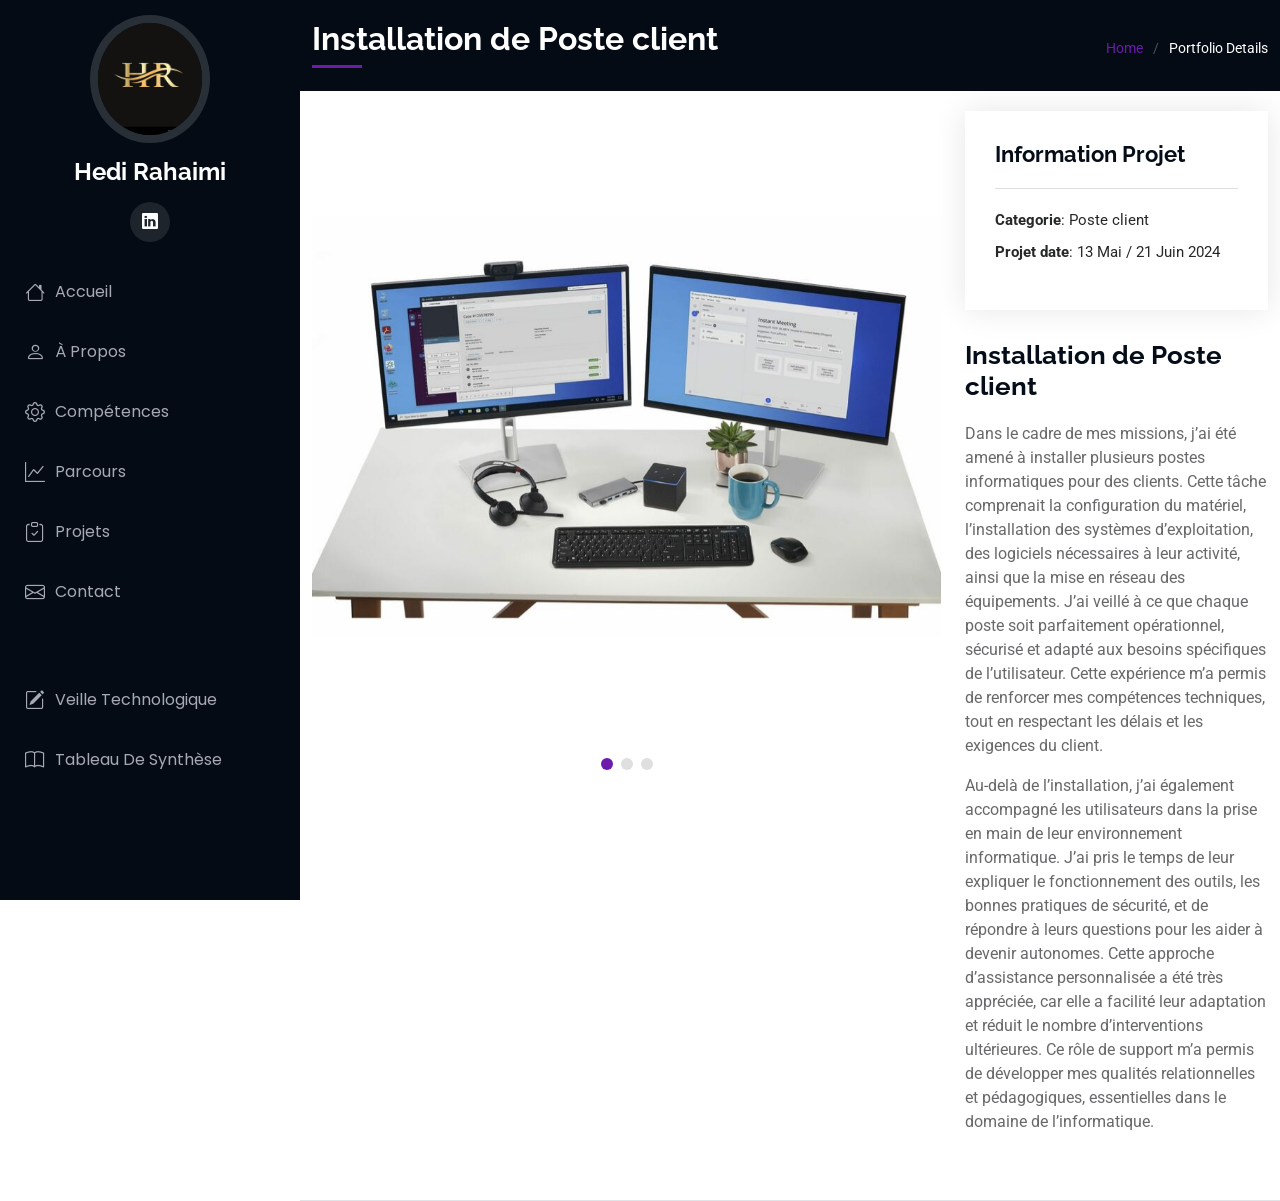
<file: projet-0.html>
<!DOCTYPE html>
<html lang="en">

<head>
  <meta charset="utf-8">
  <meta content="width=device-width, initial-scale=1.0" name="viewport">
  <title>Hedi Rahaimi- iPortfolio</title>
  <meta content="" name="description">
  <meta content="" name="keywords">

  <!-- Favicons -->
  <link href="assets/img/hrlogo2.jpg" rel="icon">
  <link href="assets/img/apple-touch-icon.png" rel="apple-touch-icon">

  <!-- Fonts -->
  <link href="https://fonts.googleapis.com" rel="preconnect">
  <link href="https://fonts.gstatic.com" rel="preconnect" crossorigin>
  <link href="https://fonts.googleapis.com/css2?family=Roboto:ital,wght@0,100;0,300;0,400;0,500;0,700;0,900;1,100;1,300;1,400;1,500;1,700;1,900&family=Poppins:ital,wght@0,100;0,200;0,300;0,400;0,500;0,600;0,700;0,800;0,900;1,100;1,200;1,300;1,400;1,500;1,600;1,700;1,800;1,900&family=Raleway:ital,wght@0,100;0,200;0,300;0,400;0,500;0,600;0,700;0,800;0,900;1,100;1,200;1,300;1,400;1,500;1,600;1,700;1,800;1,900&display=swap" rel="stylesheet">

  <!-- Vendor CSS Files -->
  <link href="assets/vendor/bootstrap/css/bootstrap.min.css" rel="stylesheet">
  <link href="assets/vendor/bootstrap-icons/bootstrap-icons.css" rel="stylesheet">
  <link href="assets/vendor/aos/aos.css" rel="stylesheet">
  <link href="assets/vendor/glightbox/css/glightbox.min.css" rel="stylesheet">
  <link href="assets/vendor/swiper/swiper-bundle.min.css" rel="stylesheet">

  <!-- Main CSS File -->
  <link href="assets/css/main.css" rel="stylesheet">


</head>

<body class="portfolio-details-page">

  <header id="header" class="header dark-background d-flex flex-column">
    <i class="header-toggle d-xl-none bi bi-list"></i>

    <div class="profile-img">
      <img src="assets/img/hrlogo.jpg" alt="" class="img-fluid rounded-circle">
    </div>

    <a href="index.html" class="logo d-flex align-items-center justify-content-center">
      <!-- Uncomment the line below if you also wish to use an image logo -->
      <!-- <img src="assets/img/logo.png" alt=""> -->
      <h1 class="sitename">Hedi Rahaimi</h1>
    </a>

    <div class="social-links text-center">
     <a href="#" class="linkedin"><i class="bi bi-linkedin"></i></a>
    </div>

    <nav id="navmenu" class="navmenu">
      <ul>
        <li><a href="index.html"><i class="bi bi-house navicon"></i>Accueil</a></li>
        <li><a href="index.html"><i class="bi bi-person navicon"></i> À Propos</a></li>
        <li><a href="index.html"><i class="bi bi-gear navicon"></i> Compétences</a></li>
        <li><a href="index.html"><i class="bi bi-graph-up navicon"></i> Parcours</a></li>
        <li><a href="index.html"><i class="bi bi-clipboard-check navicon"></i> Projets</a></li>
        <li><a href="index.html"><i class="bi bi-envelope navicon"></i> Contact</a></li>
        <br> <br>
        <li><a href="starter-page.html"><i class="bi bi-pencil-square navicon"></i> Veille Technologique</a></li>
        <li><a href="service-details.html"><i class="bi bi-book navicon"></i> Tableau De Synthèse</a></li>
      </ul>
    </nav>

  </header>

  <main class="main">

    <!-- Page Title -->
    <div class="page-title dark-background">
      <div class="container d-lg-flex justify-content-between align-items-center section-title">
        <h2 class="couleur">Installation de Poste client</h2>
        <nav class="breadcrumbs">
          <ol>
            <li><a href="index.html">Home</a></li>
            <li class="current">Portfolio Details</li>
          </ol>
        </nav>
      </div>
    </div><!-- End Page Title -->

    <!-- Portfolio Details Section -->
    <section id="portfolio-details" class="portfolio-details section">

      <div class="container" data-aos="fade-up" data-aos-delay="100">

        <div class="row gy-4">

          <div class="col-lg-8">
            <div class="portfolio-details-slider swiper init-swiper">

              <script type="application/json" class="swiper-config">
                {
                  "loop": true,
                  "speed": 600,
                  "autoplay": {
                    "delay": 5000
                  },
                  "slidesPerView": "auto",
                  "pagination": {
                    "el": ".swiper-pagination",
                    "type": "bullets",
                    "clickable": true
                  }
                }
              </script>

              <div class="swiper-wrapper align-items-center">

                <div class="swiper-slide">
                  <img src="assets/img/posteclient1.jpg" alt="">
                </div>

                <div class="swiper-slide">
                  <img src="assets/img/posteclient2.jpg" alt="">
                </div>

                <div class="swiper-slide">
                  <img src="assets/img/poste clien3.png" alt="">
                </div>

              

              </div>
              <div class="swiper-pagination"></div>
            </div>
          </div>

          <div class="col-lg-4">
            <div class="portfolio-info" data-aos="fade-up" data-aos-delay="200">
              <h3>Information Projet</h3>
              <ul>
                <li><strong>Categorie</strong>: Poste client</li>
                <li><strong>Projet date</strong>: 13 Mai / 21 Juin 2024</li>
                
              </ul>
            </div>
            <div class="portfolio-description" data-aos="fade-up" data-aos-delay="300">
              <h2>Installation de Poste client</h2>
              <p>
                Dans le cadre de mes missions, j’ai été amené à installer plusieurs postes informatiques pour des clients. Cette tâche comprenait la configuration du matériel, l’installation des systèmes d’exploitation, des logiciels nécessaires à leur activité, ainsi que la mise en réseau des équipements. J’ai veillé à ce que chaque poste soit parfaitement opérationnel, sécurisé et adapté aux besoins spécifiques de l’utilisateur. Cette expérience m’a permis de renforcer mes compétences techniques, tout en respectant les délais et les exigences du client.
                <p> Au-delà de l’installation, j’ai également accompagné les utilisateurs dans la prise en main de leur environnement informatique. J’ai pris le temps de leur expliquer le fonctionnement des outils, les bonnes pratiques de sécurité, et de répondre à leurs questions pour les aider à devenir autonomes. Cette approche d’assistance personnalisée a été très appréciée, car elle a facilité leur adaptation et réduit le nombre d’interventions ultérieures. Ce rôle de support m’a permis de développer mes qualités relationnelles et pédagogiques, essentielles dans le domaine de l’informatique.
                
              </p>
            </div>
          </div>

        </div>

      </div>

    </section><!-- /Portfolio Details Section -->

  </main>

  <footer id="footer" class="footer position-relative light-background">



  </footer>

  <!-- Scroll Top -->
  <a href="#" id="scroll-top" class="scroll-top d-flex align-items-center justify-content-center"><i class="bi bi-arrow-up-short"></i></a>

  <!-- Preloader -->
  <div id="preloader"></div>

  <!-- Vendor JS Files -->
  <script src="assets/vendor/bootstrap/js/bootstrap.bundle.min.js"></script>
  <script src="assets/vendor/php-email-form/validate.js"></script>
  <script src="assets/vendor/aos/aos.js"></script>
  <script src="assets/vendor/typed.js/typed.umd.js"></script>
  <script src="assets/vendor/purecounter/purecounter_vanilla.js"></script>
  <script src="assets/vendor/waypoints/noframework.waypoints.js"></script>
  <script src="assets/vendor/glightbox/js/glightbox.min.js"></script>
  <script src="assets/vendor/imagesloaded/imagesloaded.pkgd.min.js"></script>
  <script src="assets/vendor/isotope-layout/isotope.pkgd.min.js"></script>
  <script src="assets/vendor/swiper/swiper-bundle.min.js"></script>

  <!-- Main JS File -->
  <script src="assets/js/main.js"></script>

</body>

</html>
</file>
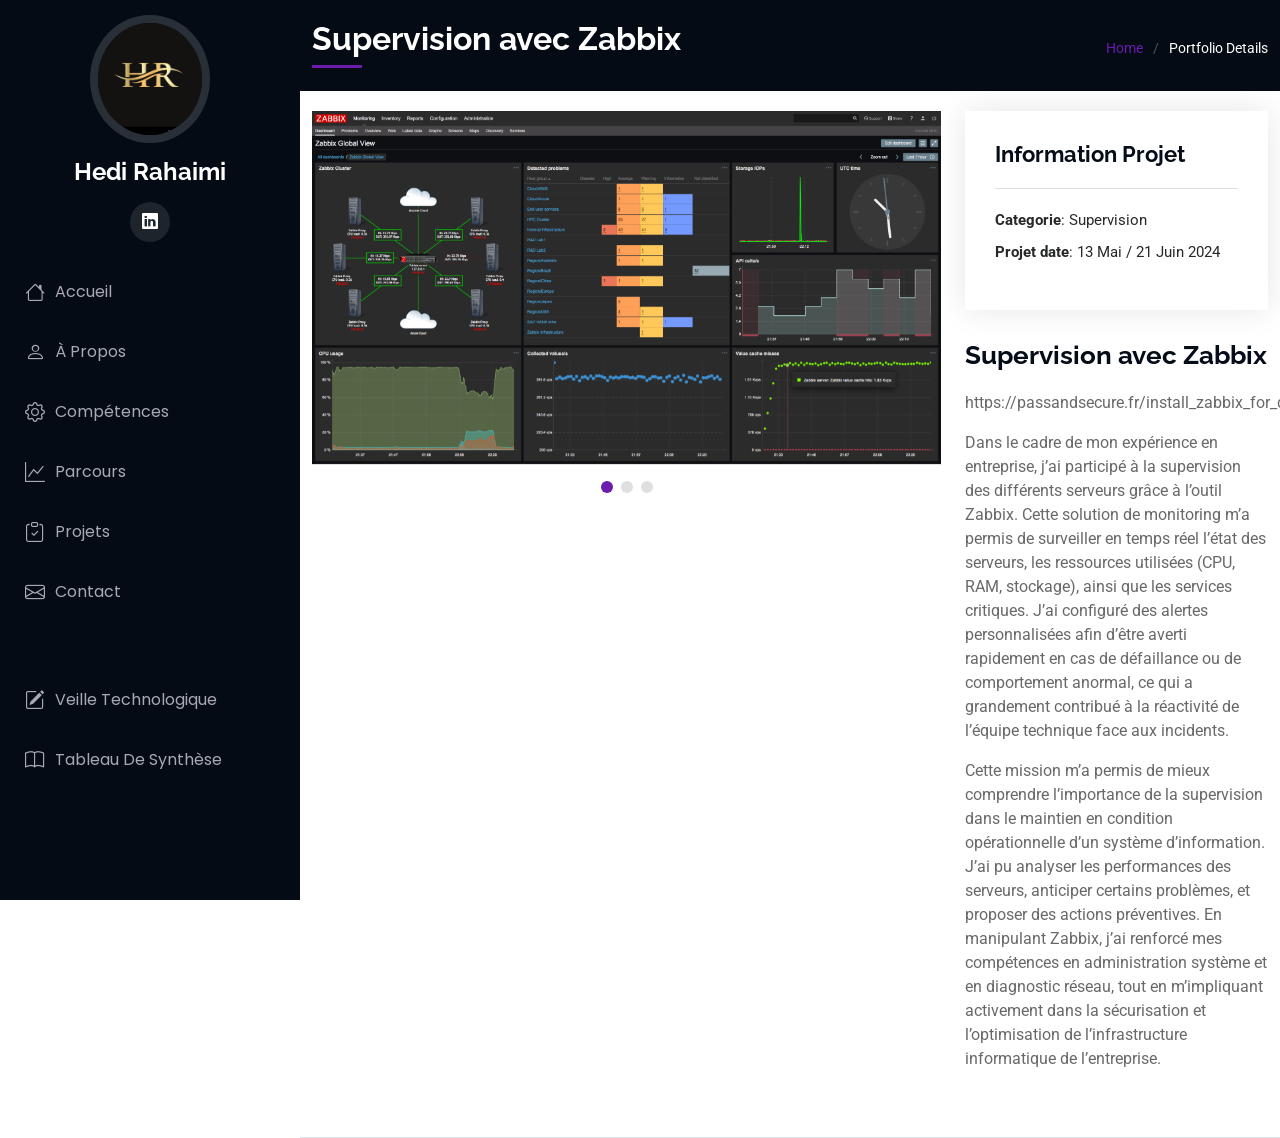
<file: projet-1.html>
<!DOCTYPE html>
<html lang="en">

<head>
  <meta charset="utf-8">
  <meta content="width=device-width, initial-scale=1.0" name="viewport">
  <title>Hedi Rahaimi- iPortfolio</title>
  <meta content="" name="description">
  <meta content="" name="keywords">

  <!-- Favicons -->
  <link href="assets/img/hrlogo2.jpg" rel="icon">
  <link href="assets/img/apple-touch-icon.png" rel="apple-touch-icon">

  <!-- Fonts -->
  <link href="https://fonts.googleapis.com" rel="preconnect">
  <link href="https://fonts.gstatic.com" rel="preconnect" crossorigin>
  <link href="https://fonts.googleapis.com/css2?family=Roboto:ital,wght@0,100;0,300;0,400;0,500;0,700;0,900;1,100;1,300;1,400;1,500;1,700;1,900&family=Poppins:ital,wght@0,100;0,200;0,300;0,400;0,500;0,600;0,700;0,800;0,900;1,100;1,200;1,300;1,400;1,500;1,600;1,700;1,800;1,900&family=Raleway:ital,wght@0,100;0,200;0,300;0,400;0,500;0,600;0,700;0,800;0,900;1,100;1,200;1,300;1,400;1,500;1,600;1,700;1,800;1,900&display=swap" rel="stylesheet">

  <!-- Vendor CSS Files -->
  <link href="assets/vendor/bootstrap/css/bootstrap.min.css" rel="stylesheet">
  <link href="assets/vendor/bootstrap-icons/bootstrap-icons.css" rel="stylesheet">
  <link href="assets/vendor/aos/aos.css" rel="stylesheet">
  <link href="assets/vendor/glightbox/css/glightbox.min.css" rel="stylesheet">
  <link href="assets/vendor/swiper/swiper-bundle.min.css" rel="stylesheet">

  <!-- Main CSS File -->
  <link href="assets/css/main.css" rel="stylesheet">


</head>

<body class="portfolio-details-page">

  <header id="header" class="header dark-background d-flex flex-column">
    <i class="header-toggle d-xl-none bi bi-list"></i>

    <div class="profile-img">
      <img src="assets/img/hrlogo.jpg" alt="" class="img-fluid rounded-circle">
    </div>

    <a href="index.html" class="logo d-flex align-items-center justify-content-center">
      <!-- Uncomment the line below if you also wish to use an image logo -->
      <!-- <img src="assets/img/logo.png" alt=""> -->
      <h1 class="sitename">Hedi Rahaimi</h1>
    </a>

    <div class="social-links text-center">
     <a href="#" class="linkedin"><i class="bi bi-linkedin"></i></a>
    </div>

    <nav id="navmenu" class="navmenu">
      <ul>
        <li><a href="index.html"><i class="bi bi-house navicon"></i>Accueil</a></li>
        <li><a href="index.html"><i class="bi bi-person navicon"></i> À Propos</a></li>
        <li><a href="index.html"><i class="bi bi-gear navicon"></i> Compétences</a></li>
        <li><a href="index.html"><i class="bi bi-graph-up navicon"></i> Parcours</a></li>
        <li><a href="index.html"><i class="bi bi-clipboard-check navicon"></i> Projets</a></li>
        <li><a href="index.html"><i class="bi bi-envelope navicon"></i> Contact</a></li>
        <br> <br>
        <li><a href="starter-page.html"><i class="bi bi-pencil-square navicon"></i> Veille Technologique</a></li>
        <li><a href="service-details.html"><i class="bi bi-book navicon"></i> Tableau De Synthèse</a></li>
      </ul>
    </nav>

  </header>

  <main class="main">

    <!-- Page Title -->
    <div class="page-title dark-background">
      <div class="container d-lg-flex justify-content-between align-items-center section-title">
        <h2 class="couleur">Supervision avec Zabbix</h2>
        <nav class="breadcrumbs">
          <ol>
            <li><a href="index.html">Home</a></li>
            <li class="current">Portfolio Details</li>
          </ol>
        </nav>
      </div>
    </div><!-- End Page Title -->

    <!-- Portfolio Details Section -->
    <section id="portfolio-details" class="portfolio-details section">

      <div class="container" data-aos="fade-up" data-aos-delay="100">

        <div class="row gy-4">

          <div class="col-lg-8">
            <div class="portfolio-details-slider swiper init-swiper">

              <script type="application/json" class="swiper-config">
                {
                  "loop": true,
                  "speed": 600,
                  "autoplay": {
                    "delay": 5000
                  },
                  "slidesPerView": "auto",
                  "pagination": {
                    "el": ".swiper-pagination",
                    "type": "bullets",
                    "clickable": true
                  }
                }
              </script>

              <div class="swiper-wrapper align-items-center">

                <div class="swiper-slide">
                  <img src="assets/img/Dashboard_graphs_v4_dark_1.png" alt="">
                </div>

                <div class="swiper-slide">
                  <img src="assets/img/zabbix2.png" alt="">
                </div>

                <div class="swiper-slide">
                  <img src="assets/img/zabbix3.jpg" alt="">
                </div>

              

              </div>
              <div class="swiper-pagination"></div>
            </div>
          </div>

          <div class="col-lg-4">
            <div class="portfolio-info" data-aos="fade-up" data-aos-delay="200">
              <h3>Information Projet</h3>
              <ul>
                <li><strong>Categorie</strong>: Supervision</li>
                <li><strong>Projet date</strong>: 13 Mai / 21 Juin 2024</li>
                
              </ul>
            </div>
            <div class="portfolio-description" data-aos="fade-up" data-aos-delay="300">
              <h2>Supervision avec Zabbix</h2>
              <p> https://passandsecure.fr/install_zabbix_for_debian12_almalinux_9_4 </p>
              <p>
                Dans le cadre de mon expérience en entreprise, j’ai participé à la supervision des différents serveurs grâce à l’outil Zabbix. Cette solution de monitoring m’a permis de surveiller en temps réel l’état des serveurs, les ressources utilisées (CPU, RAM, stockage), ainsi que les services critiques. J’ai configuré des alertes personnalisées afin d’être averti rapidement en cas de défaillance ou de comportement anormal, ce qui a grandement contribué à la réactivité de l’équipe technique face aux incidents.
                <p> Cette mission m’a permis de mieux comprendre l’importance de la supervision dans le maintien en condition opérationnelle d’un système d’information. J’ai pu analyser les performances des serveurs, anticiper certains problèmes, et proposer des actions préventives. En manipulant Zabbix, j’ai renforcé mes compétences en administration système et en diagnostic réseau, tout en m’impliquant activement dans la sécurisation et l’optimisation de l’infrastructure informatique de l’entreprise.
              </p>
            </div>
          </div>

        </div>

      </div>

    </section><!-- /Portfolio Details Section -->

  </main>

  <footer id="footer" class="footer position-relative light-background">



  </footer>

  <!-- Scroll Top -->
  <a href="#" id="scroll-top" class="scroll-top d-flex align-items-center justify-content-center"><i class="bi bi-arrow-up-short"></i></a>

  <!-- Preloader -->
  <div id="preloader"></div>

  <!-- Vendor JS Files -->
  <script src="assets/vendor/bootstrap/js/bootstrap.bundle.min.js"></script>
  <script src="assets/vendor/php-email-form/validate.js"></script>
  <script src="assets/vendor/aos/aos.js"></script>
  <script src="assets/vendor/typed.js/typed.umd.js"></script>
  <script src="assets/vendor/purecounter/purecounter_vanilla.js"></script>
  <script src="assets/vendor/waypoints/noframework.waypoints.js"></script>
  <script src="assets/vendor/glightbox/js/glightbox.min.js"></script>
  <script src="assets/vendor/imagesloaded/imagesloaded.pkgd.min.js"></script>
  <script src="assets/vendor/isotope-layout/isotope.pkgd.min.js"></script>
  <script src="assets/vendor/swiper/swiper-bundle.min.js"></script>

  <!-- Main JS File -->
  <script src="assets/js/main.js"></script>

</body>

</html>
</file>
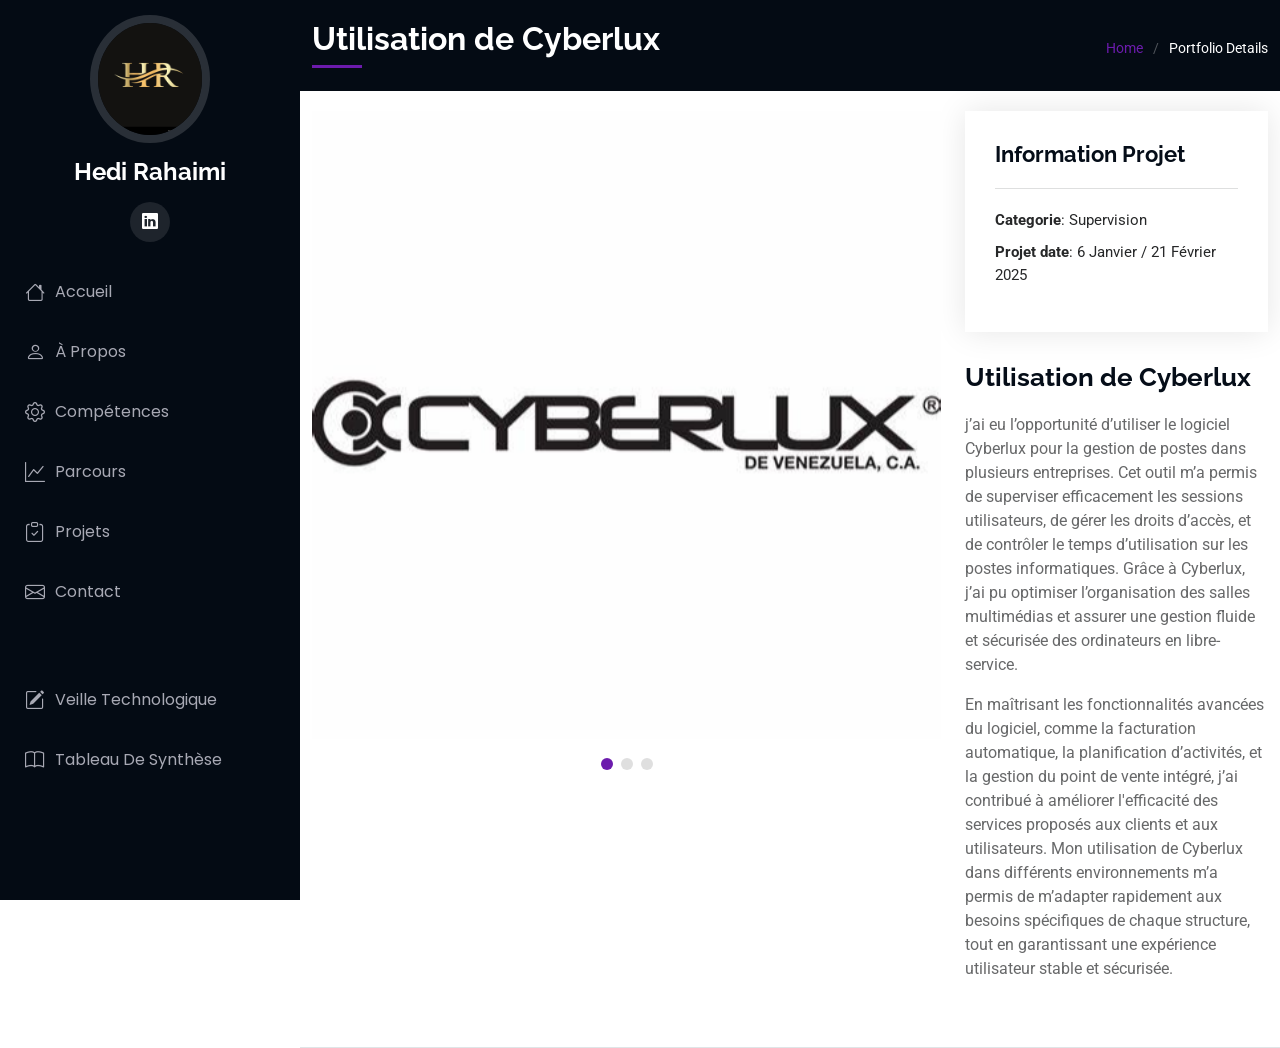
<file: projet-2.html>
<!DOCTYPE html>
<html lang="en">

<head>
  <meta charset="utf-8">
  <meta content="width=device-width, initial-scale=1.0" name="viewport">
  <title>Hedi Rahaimi- iPortfolio</title>
  <meta content="" name="description">
  <meta content="" name="keywords">

  <!-- Favicons -->
  <link href="assets/img/hrlogo2.jpg" rel="icon">
  <link href="assets/img/apple-touch-icon.png" rel="apple-touch-icon">

  <!-- Fonts -->
  <link href="https://fonts.googleapis.com" rel="preconnect">
  <link href="https://fonts.gstatic.com" rel="preconnect" crossorigin>
  <link href="https://fonts.googleapis.com/css2?family=Roboto:ital,wght@0,100;0,300;0,400;0,500;0,700;0,900;1,100;1,300;1,400;1,500;1,700;1,900&family=Poppins:ital,wght@0,100;0,200;0,300;0,400;0,500;0,600;0,700;0,800;0,900;1,100;1,200;1,300;1,400;1,500;1,600;1,700;1,800;1,900&family=Raleway:ital,wght@0,100;0,200;0,300;0,400;0,500;0,600;0,700;0,800;0,900;1,100;1,200;1,300;1,400;1,500;1,600;1,700;1,800;1,900&display=swap" rel="stylesheet">

  <!-- Vendor CSS Files -->
  <link href="assets/vendor/bootstrap/css/bootstrap.min.css" rel="stylesheet">
  <link href="assets/vendor/bootstrap-icons/bootstrap-icons.css" rel="stylesheet">
  <link href="assets/vendor/aos/aos.css" rel="stylesheet">
  <link href="assets/vendor/glightbox/css/glightbox.min.css" rel="stylesheet">
  <link href="assets/vendor/swiper/swiper-bundle.min.css" rel="stylesheet">

  <!-- Main CSS File -->
  <link href="assets/css/main.css" rel="stylesheet">


</head>

<body class="portfolio-details-page">

  <header id="header" class="header dark-background d-flex flex-column">
    <i class="header-toggle d-xl-none bi bi-list"></i>

    <div class="profile-img">
      <img src="assets/img/hrlogo.jpg" alt="" class="img-fluid rounded-circle">
    </div>

    <a href="index.html" class="logo d-flex align-items-center justify-content-center">
      <!-- Uncomment the line below if you also wish to use an image logo -->
      <!-- <img src="assets/img/logo.png" alt=""> -->
      <h1 class="sitename">Hedi Rahaimi</h1>
    </a>

    <div class="social-links text-center">
     <a href="#" class="linkedin"><i class="bi bi-linkedin"></i></a>
    </div>

    <nav id="navmenu" class="navmenu">
      <ul>
        <li><a href="index.html"><i class="bi bi-house navicon"></i>Accueil</a></li>
        <li><a href="index.html"><i class="bi bi-person navicon"></i> À Propos</a></li>
        <li><a href="index.html"><i class="bi bi-gear navicon"></i> Compétences</a></li>
        <li><a href="index.html"><i class="bi bi-graph-up navicon"></i> Parcours</a></li>
        <li><a href="index.html"><i class="bi bi-clipboard-check navicon"></i> Projets</a></li>
        <li><a href="index.html"><i class="bi bi-envelope navicon"></i> Contact</a></li>
        <br> <br>
        <li><a href="starter-page.html"><i class="bi bi-pencil-square navicon"></i> Veille Technologique</a></li>
        <li><a href="service-details.html"><i class="bi bi-book navicon"></i> Tableau De Synthèse</a></li>
      </ul>
    </nav>

  </header>

  <main class="main">

    <!-- Page Title -->
    <div class="page-title dark-background">
      <div class="container d-lg-flex justify-content-between align-items-center section-title">
        <h2 class="couleur">Utilisation de Cyberlux</h2>
        <nav class="breadcrumbs">
          <ol>
            <li><a href="index.html">Home</a></li>
            <li class="current">Portfolio Details</li>
          </ol>
        </nav>
      </div>
    </div><!-- End Page Title -->

    <!-- Portfolio Details Section -->
    <section id="portfolio-details" class="portfolio-details section">

      <div class="container" data-aos="fade-up" data-aos-delay="100">

        <div class="row gy-4">

          <div class="col-lg-8">
            <div class="portfolio-details-slider swiper init-swiper">

              <script type="application/json" class="swiper-config">
                {
                  "loop": true,
                  "speed": 600,
                  "autoplay": {
                    "delay": 5000
                  },
                  "slidesPerView": "auto",
                  "pagination": {
                    "el": ".swiper-pagination",
                    "type": "bullets",
                    "clickable": true
                  }
                }
              </script>

              <div class="swiper-wrapper align-items-center">

                <div class="swiper-slide">
                  <img src="assets/img/cyberlux1.jpg" alt="">
                </div>

                <div class="swiper-slide">
                  <img src="assets/img/cyberlux2.jpg " alt="">
                </div>

                <div class="swiper-slide">
                  <img src="assets/img/cyberlux3.png" alt="">
                </div>

              

              </div>
              <div class="swiper-pagination"></div>
            </div>
          </div>

          <div class="col-lg-4">
            <div class="portfolio-info" data-aos="fade-up" data-aos-delay="200">
              <h3>Information Projet</h3>
              <ul>
                <li><strong>Categorie</strong>: Supervision</li>
                <li><strong>Projet date</strong>: 6 Janvier / 21 Février 2025</li>
                
              </ul>
            </div>
            <div class="portfolio-description" data-aos="fade-up" data-aos-delay="300">
              <h2>Utilisation de Cyberlux</h2>
              <p>
                j’ai eu l’opportunité d’utiliser le logiciel Cyberlux pour la gestion de postes dans plusieurs entreprises. Cet outil m’a permis de superviser efficacement les sessions utilisateurs, de gérer les droits d’accès, et de contrôler le temps d’utilisation sur les postes informatiques. Grâce à Cyberlux, j’ai pu optimiser l’organisation des salles multimédias et assurer une gestion fluide et sécurisée des ordinateurs en libre-service.
                <p>
                En maîtrisant les fonctionnalités avancées du logiciel, comme la facturation automatique, la planification d’activités, et la gestion du point de vente intégré, j’ai contribué à améliorer l'efficacité des services proposés aux clients et aux utilisateurs. Mon utilisation de Cyberlux dans différents environnements m’a permis de m’adapter rapidement aux besoins spécifiques de chaque structure, tout en garantissant une expérience utilisateur stable et sécurisée.
            </div>
          </div>

        </div>

      </div>

    </section><!-- /Portfolio Details Section -->

  </main>

  <footer id="footer" class="footer position-relative light-background">



  </footer>

  <!-- Scroll Top -->
  <a href="#" id="scroll-top" class="scroll-top d-flex align-items-center justify-content-center"><i class="bi bi-arrow-up-short"></i></a>

  <!-- Preloader -->
  <div id="preloader"></div>

  <!-- Vendor JS Files -->
  <script src="assets/vendor/bootstrap/js/bootstrap.bundle.min.js"></script>
  <script src="assets/vendor/php-email-form/validate.js"></script>
  <script src="assets/vendor/aos/aos.js"></script>
  <script src="assets/vendor/typed.js/typed.umd.js"></script>
  <script src="assets/vendor/purecounter/purecounter_vanilla.js"></script>
  <script src="assets/vendor/waypoints/noframework.waypoints.js"></script>
  <script src="assets/vendor/glightbox/js/glightbox.min.js"></script>
  <script src="assets/vendor/imagesloaded/imagesloaded.pkgd.min.js"></script>
  <script src="assets/vendor/isotope-layout/isotope.pkgd.min.js"></script>
  <script src="assets/vendor/swiper/swiper-bundle.min.js"></script>

  <!-- Main JS File -->
  <script src="assets/js/main.js"></script>

</body>

</html>
</file>
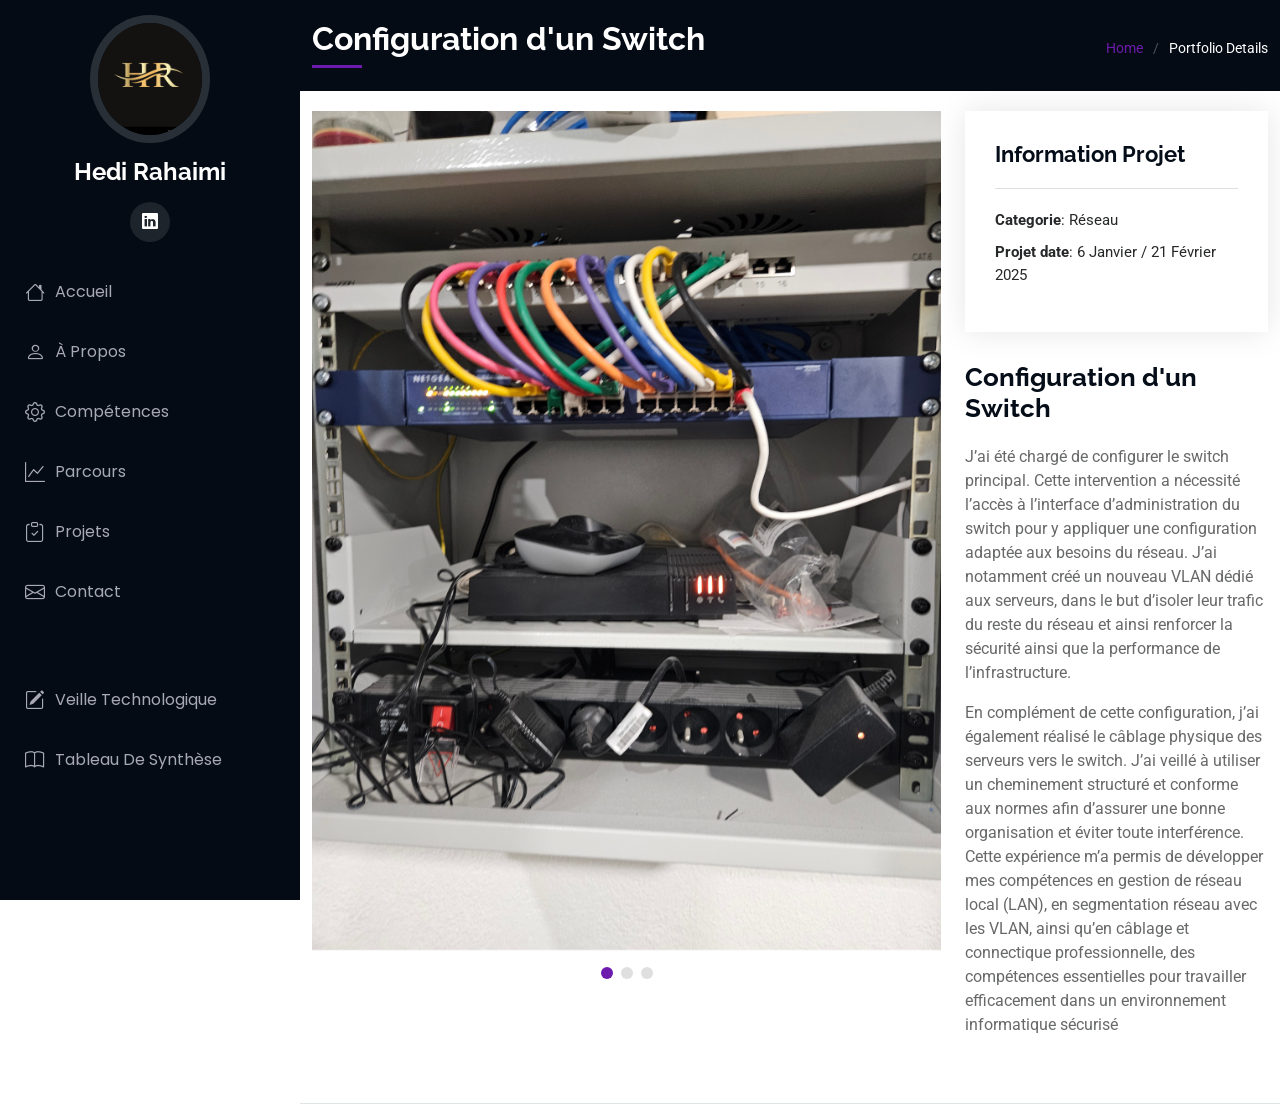
<file: projet-3.html>
<!DOCTYPE html>
<html lang="en">

<head>
  <meta charset="utf-8">
  <meta content="width=device-width, initial-scale=1.0" name="viewport">
  <title>Hedi Rahaimi- iPortfolio</title>
  <meta content="" name="description">
  <meta content="" name="keywords">

  <!-- Favicons -->
  <link href="assets/img/hrlogo2.jpg" rel="icon">
  <link href="assets/img/apple-touch-icon.png" rel="apple-touch-icon">

  <!-- Fonts -->
  <link href="https://fonts.googleapis.com" rel="preconnect">
  <link href="https://fonts.gstatic.com" rel="preconnect" crossorigin>
  <link href="https://fonts.googleapis.com/css2?family=Roboto:ital,wght@0,100;0,300;0,400;0,500;0,700;0,900;1,100;1,300;1,400;1,500;1,700;1,900&family=Poppins:ital,wght@0,100;0,200;0,300;0,400;0,500;0,600;0,700;0,800;0,900;1,100;1,200;1,300;1,400;1,500;1,600;1,700;1,800;1,900&family=Raleway:ital,wght@0,100;0,200;0,300;0,400;0,500;0,600;0,700;0,800;0,900;1,100;1,200;1,300;1,400;1,500;1,600;1,700;1,800;1,900&display=swap" rel="stylesheet">

  <!-- Vendor CSS Files -->
  <link href="assets/vendor/bootstrap/css/bootstrap.min.css" rel="stylesheet">
  <link href="assets/vendor/bootstrap-icons/bootstrap-icons.css" rel="stylesheet">
  <link href="assets/vendor/aos/aos.css" rel="stylesheet">
  <link href="assets/vendor/glightbox/css/glightbox.min.css" rel="stylesheet">
  <link href="assets/vendor/swiper/swiper-bundle.min.css" rel="stylesheet">

  <!-- Main CSS File -->
  <link href="assets/css/main.css" rel="stylesheet">


</head>

<body class="portfolio-details-page">

  <header id="header" class="header dark-background d-flex flex-column">
    <i class="header-toggle d-xl-none bi bi-list"></i>

    <div class="profile-img">
      <img src="assets/img/hrlogo.jpg" alt="" class="img-fluid rounded-circle">
    </div>

    <a href="index.html" class="logo d-flex align-items-center justify-content-center">
      <!-- Uncomment the line below if you also wish to use an image logo -->
      <!-- <img src="assets/img/logo.png" alt=""> -->
      <h1 class="sitename">Hedi Rahaimi</h1>
    </a>

    <div class="social-links text-center">
     <a href="#" class="linkedin"><i class="bi bi-linkedin"></i></a>
    </div>

    <nav id="navmenu" class="navmenu">
      <ul>
        <li><a href="index.html"><i class="bi bi-house navicon"></i>Accueil</a></li>
        <li><a href="index.html"><i class="bi bi-person navicon"></i> À Propos</a></li>
        <li><a href="index.html"><i class="bi bi-gear navicon"></i> Compétences</a></li>
        <li><a href="index.html"><i class="bi bi-graph-up navicon"></i> Parcours</a></li>
        <li><a href="index.html"><i class="bi bi-clipboard-check navicon"></i> Projets</a></li>
        <li><a href="index.html"><i class="bi bi-envelope navicon"></i> Contact</a></li>
        <br> <br>
        <li><a href="starter-page.html"><i class="bi bi-pencil-square navicon"></i> Veille Technologique</a></li>
        <li><a href="service-details.html"><i class="bi bi-book navicon"></i> Tableau De Synthèse</a></li>
      </ul>
    </nav>

  </header>

  <main class="main">

    <!-- Page Title -->
    <div class="page-title dark-background">
      <div class="container d-lg-flex justify-content-between align-items-center section-title">
        <h2 class="couleur">Configuration d'un Switch </h2>
        <nav class="breadcrumbs">
          <ol>
            <li><a href="index.html">Home</a></li>
            <li class="current">Portfolio Details</li>
          </ol>
        </nav>
      </div>
    </div><!-- End Page Title -->

    <!-- Portfolio Details Section -->
    <section id="portfolio-details" class="portfolio-details section">

      <div class="container" data-aos="fade-up" data-aos-delay="100">

        <div class="row gy-4">

          <div class="col-lg-8">
            <div class="portfolio-details-slider swiper init-swiper">

              <script type="application/json" class="swiper-config">
                {
                  "loop": true,
                  "speed": 600,
                  "autoplay": {
                    "delay": 5000
                  },
                  "slidesPerView": "auto",
                  "pagination": {
                    "el": ".swiper-pagination",
                    "type": "bullets",
                    "clickable": true
                  }
                }
              </script>

              <div class="swiper-wrapper align-items-center">

                <div class="swiper-slide">
                  <img src="assets/img/switch1.jpg" alt="">
                </div>

                <div class="swiper-slide">
                  <img src="assets/img/switch2.jpg" alt="">
                </div>

                <div class="swiper-slide">
                  <img src="assets/img/switch3.jpg" alt="">
                </div>

              

              </div>
              <div class="swiper-pagination"></div>
            </div>
          </div>

          <div class="col-lg-4">
            <div class="portfolio-info" data-aos="fade-up" data-aos-delay="200">
              <h3>Information Projet</h3>
              <ul>
                <li><strong>Categorie</strong>: Réseau</li>
                <li><strong>Projet date</strong>: 6 Janvier / 21 Février 2025</li>
                
              </ul>
            </div>
            <div class="portfolio-description" data-aos="fade-up" data-aos-delay="300">
              <h2>Configuration d'un Switch </h2>
              <p>
               J’ai été chargé de configurer le switch principal. Cette intervention a nécessité l’accès à l’interface d’administration du switch pour y appliquer une configuration adaptée aux besoins du réseau. J’ai notamment créé un nouveau VLAN dédié aux serveurs, dans le but d’isoler leur trafic du reste du réseau et ainsi renforcer la sécurité ainsi que la performance de l’infrastructure.
                <p>En complément de cette configuration, j’ai également réalisé le câblage physique des serveurs vers le switch. J’ai veillé à utiliser un cheminement structuré et conforme aux normes afin d’assurer une bonne organisation et éviter toute interférence. Cette expérience m’a permis de développer mes compétences en gestion de réseau local (LAN), en segmentation réseau avec les VLAN, ainsi qu’en câblage et connectique professionnelle, des compétences essentielles pour travailler efficacement dans un environnement informatique sécurisé
              </div>
          </div>

        </div>

      </div>

    </section><!-- /Portfolio Details Section -->

  </main>

  <footer id="footer" class="footer position-relative light-background">



  </footer>

  <!-- Scroll Top -->
  <a href="#" id="scroll-top" class="scroll-top d-flex align-items-center justify-content-center"><i class="bi bi-arrow-up-short"></i></a>

  <!-- Preloader -->
  <div id="preloader"></div>

  <!-- Vendor JS Files -->
  <script src="assets/vendor/bootstrap/js/bootstrap.bundle.min.js"></script>
  <script src="assets/vendor/php-email-form/validate.js"></script>
  <script src="assets/vendor/aos/aos.js"></script>
  <script src="assets/vendor/typed.js/typed.umd.js"></script>
  <script src="assets/vendor/purecounter/purecounter_vanilla.js"></script>
  <script src="assets/vendor/waypoints/noframework.waypoints.js"></script>
  <script src="assets/vendor/glightbox/js/glightbox.min.js"></script>
  <script src="assets/vendor/imagesloaded/imagesloaded.pkgd.min.js"></script>
  <script src="assets/vendor/isotope-layout/isotope.pkgd.min.js"></script>
  <script src="assets/vendor/swiper/swiper-bundle.min.js"></script>

  <!-- Main JS File -->
  <script src="assets/js/main.js"></script>

</body>

</html>
</file>
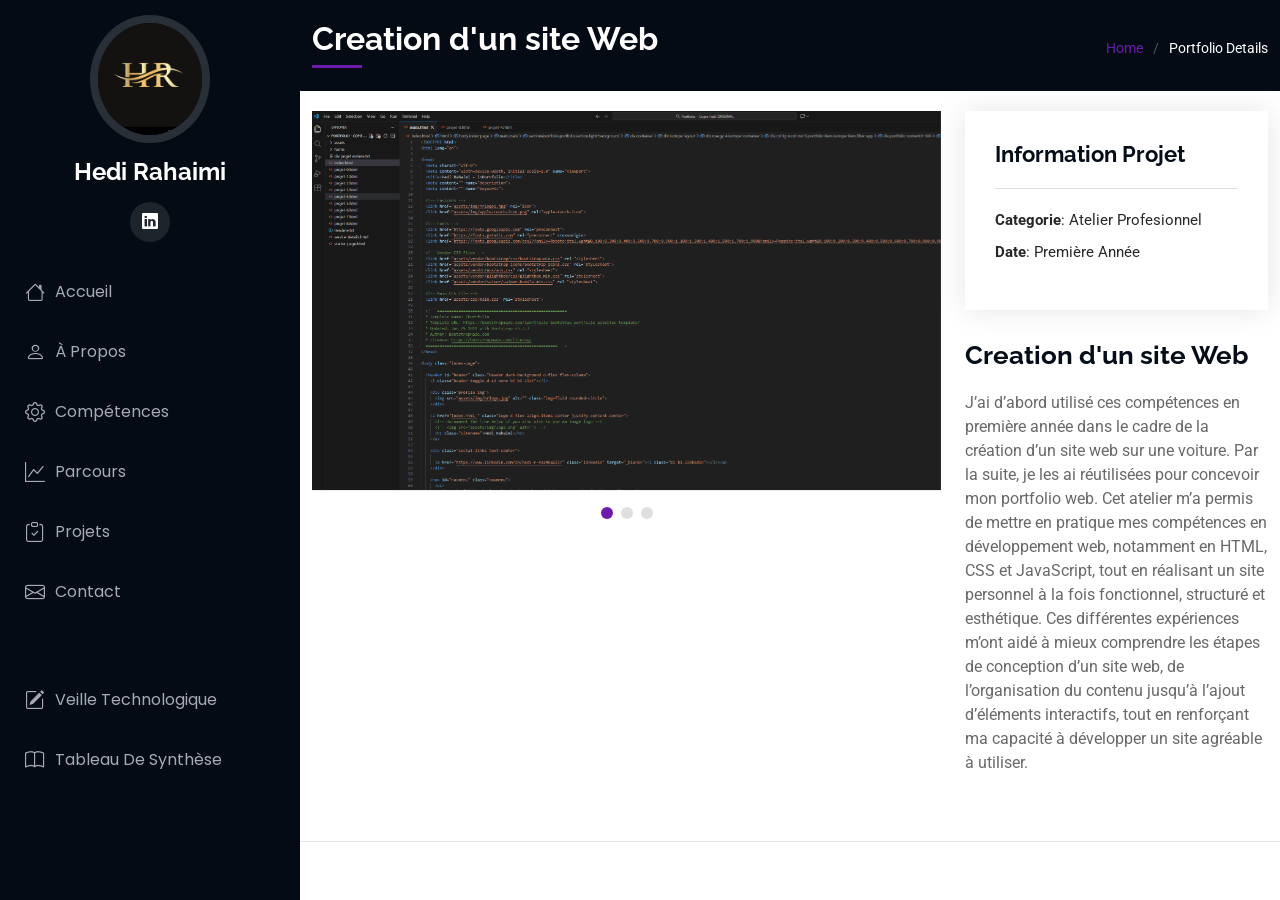
<file: projet-4.html>
<!DOCTYPE html>
<html lang="en">

<head>
  <meta charset="utf-8">
  <meta content="width=device-width, initial-scale=1.0" name="viewport">
  <title>Hedi Rahaimi- iPortfolio</title>
  <meta content="" name="description">
  <meta content="" name="keywords">

  <!-- Favicons -->
  <link href="assets/img/hrlogo2.jpg" rel="icon">
  <link href="assets/img/apple-touch-icon.png" rel="apple-touch-icon">

  <!-- Fonts -->
  <link href="https://fonts.googleapis.com" rel="preconnect">
  <link href="https://fonts.gstatic.com" rel="preconnect" crossorigin>
  <link href="https://fonts.googleapis.com/css2?family=Roboto:ital,wght@0,100;0,300;0,400;0,500;0,700;0,900;1,100;1,300;1,400;1,500;1,700;1,900&family=Poppins:ital,wght@0,100;0,200;0,300;0,400;0,500;0,600;0,700;0,800;0,900;1,100;1,200;1,300;1,400;1,500;1,600;1,700;1,800;1,900&family=Raleway:ital,wght@0,100;0,200;0,300;0,400;0,500;0,600;0,700;0,800;0,900;1,100;1,200;1,300;1,400;1,500;1,600;1,700;1,800;1,900&display=swap" rel="stylesheet">

  <!-- Vendor CSS Files -->
  <link href="assets/vendor/bootstrap/css/bootstrap.min.css" rel="stylesheet">
  <link href="assets/vendor/bootstrap-icons/bootstrap-icons.css" rel="stylesheet">
  <link href="assets/vendor/aos/aos.css" rel="stylesheet">
  <link href="assets/vendor/glightbox/css/glightbox.min.css" rel="stylesheet">
  <link href="assets/vendor/swiper/swiper-bundle.min.css" rel="stylesheet">

  <!-- Main CSS File -->
  <link href="assets/css/main.css" rel="stylesheet">


</head>

<body class="portfolio-details-page">

  <header id="header" class="header dark-background d-flex flex-column">
    <i class="header-toggle d-xl-none bi bi-list"></i>

    <div class="profile-img">
      <img src="assets/img/hrlogo.jpg" alt="" class="img-fluid rounded-circle">
    </div>

    <a href="index.html" class="logo d-flex align-items-center justify-content-center">
      <!-- Uncomment the line below if you also wish to use an image logo -->
      <!-- <img src="assets/img/logo.png" alt=""> -->
      <h1 class="sitename">Hedi Rahaimi</h1>
    </a>

    <div class="social-links text-center">
     <a href="#" class="linkedin"><i class="bi bi-linkedin"></i></a>
    </div>

    <nav id="navmenu" class="navmenu">
      <ul>
        <li><a href="index.html"><i class="bi bi-house navicon"></i>Accueil</a></li>
        <li><a href="index.html"><i class="bi bi-person navicon"></i> À Propos</a></li>
        <li><a href="index.html"><i class="bi bi-gear navicon"></i> Compétences</a></li>
        <li><a href="index.html"><i class="bi bi-graph-up navicon"></i> Parcours</a></li>
        <li><a href="index.html"><i class="bi bi-clipboard-check navicon"></i> Projets</a></li>
        <li><a href="index.html"><i class="bi bi-envelope navicon"></i> Contact</a></li>
        <br> <br>
        <li><a href="starter-page.html"><i class="bi bi-pencil-square navicon"></i> Veille Technologique</a></li>
        <li><a href="service-details.html"><i class="bi bi-book navicon"></i> Tableau De Synthèse</a></li>
      </ul>
    </nav>

  </header>

  <main class="main">

    <!-- Page Title -->
    <div class="page-title dark-background">
      <div class="container d-lg-flex justify-content-between align-items-center section-title">
        <h2 class="couleur">Creation d'un site Web </h2>
        <nav class="breadcrumbs">
          <ol>
            <li><a href="index.html">Home</a></li>
            <li class="current">Portfolio Details</li>
          </ol>
        </nav>
      </div>
    </div><!-- End Page Title -->

    <!-- Portfolio Details Section -->
    <section id="portfolio-details" class="portfolio-details section">

      <div class="container" data-aos="fade-up" data-aos-delay="100">

        <div class="row gy-4">

          <div class="col-lg-8">
            <div class="portfolio-details-slider swiper init-swiper">

              <script type="application/json" class="swiper-config">
                {
                  "loop": true,
                  "speed": 600,
                  "autoplay": {
                    "delay": 5000
                  },
                  "slidesPerView": "auto",
                  "pagination": {
                    "el": ".swiper-pagination",
                    "type": "bullets",
                    "clickable": true
                  }
                }
              </script>

              <div class="swiper-wrapper align-items-center">

                <div class="swiper-slide">
                  <img src="assets/img/portfoliocapture.png" alt="">
                </div>

                <div class="swiper-slide">
                  <img src="assets/img/portfolioaccuilcapture.png" alt="">
                </div>

                <div class="swiper-slide">
                  <img src="assets/img/imgvisualstudio.png " alt="">
                </div>

              

              </div>
              <div class="swiper-pagination"></div>
            </div>
          </div>

          <div class="col-lg-4">
            <div class="portfolio-info" data-aos="fade-up" data-aos-delay="200">
              <h3>Information Projet</h3>
              <ul>
                <li><strong>Categorie</strong>: Atelier Profesionnel</li>
                <li><strong>Date</strong>: Première Année</li>
                
              </ul>
            </div>
            <div class="portfolio-description" data-aos="fade-up" data-aos-delay="300">
              <h2>Creation d'un site Web</h2>
              <p>
             
                J’ai d’abord utilisé ces compétences en première année dans le cadre de la création d’un site web sur une voiture. Par la suite, je les ai réutilisées pour concevoir mon portfolio web. Cet atelier m’a permis de mettre en pratique mes compétences en développement web, notamment en HTML, CSS et JavaScript, tout en réalisant un site personnel à la fois fonctionnel, structuré et esthétique. Ces différentes expériences m’ont aidé à mieux comprendre les étapes de conception d’un site web, de l’organisation du contenu jusqu’à l’ajout d’éléments interactifs, tout en renforçant ma capacité à développer un site agréable à utiliser.
                
            </div>
          </div>

        </div>

      </div>

    </section><!-- /Portfolio Details Section -->

  </main>

  <footer id="footer" class="footer position-relative light-background">



  </footer>

  <!-- Scroll Top -->
  <a href="#" id="scroll-top" class="scroll-top d-flex align-items-center justify-content-center"><i class="bi bi-arrow-up-short"></i></a>

  <!-- Preloader -->
  <div id="preloader"></div>

  <!-- Vendor JS Files -->
  <script src="assets/vendor/bootstrap/js/bootstrap.bundle.min.js"></script>
  <script src="assets/vendor/php-email-form/validate.js"></script>
  <script src="assets/vendor/aos/aos.js"></script>
  <script src="assets/vendor/typed.js/typed.umd.js"></script>
  <script src="assets/vendor/purecounter/purecounter_vanilla.js"></script>
  <script src="assets/vendor/waypoints/noframework.waypoints.js"></script>
  <script src="assets/vendor/glightbox/js/glightbox.min.js"></script>
  <script src="assets/vendor/imagesloaded/imagesloaded.pkgd.min.js"></script>
  <script src="assets/vendor/isotope-layout/isotope.pkgd.min.js"></script>
  <script src="assets/vendor/swiper/swiper-bundle.min.js"></script>

  <!-- Main JS File -->
  <script src="assets/js/main.js"></script>

</body>

</html>
</file>
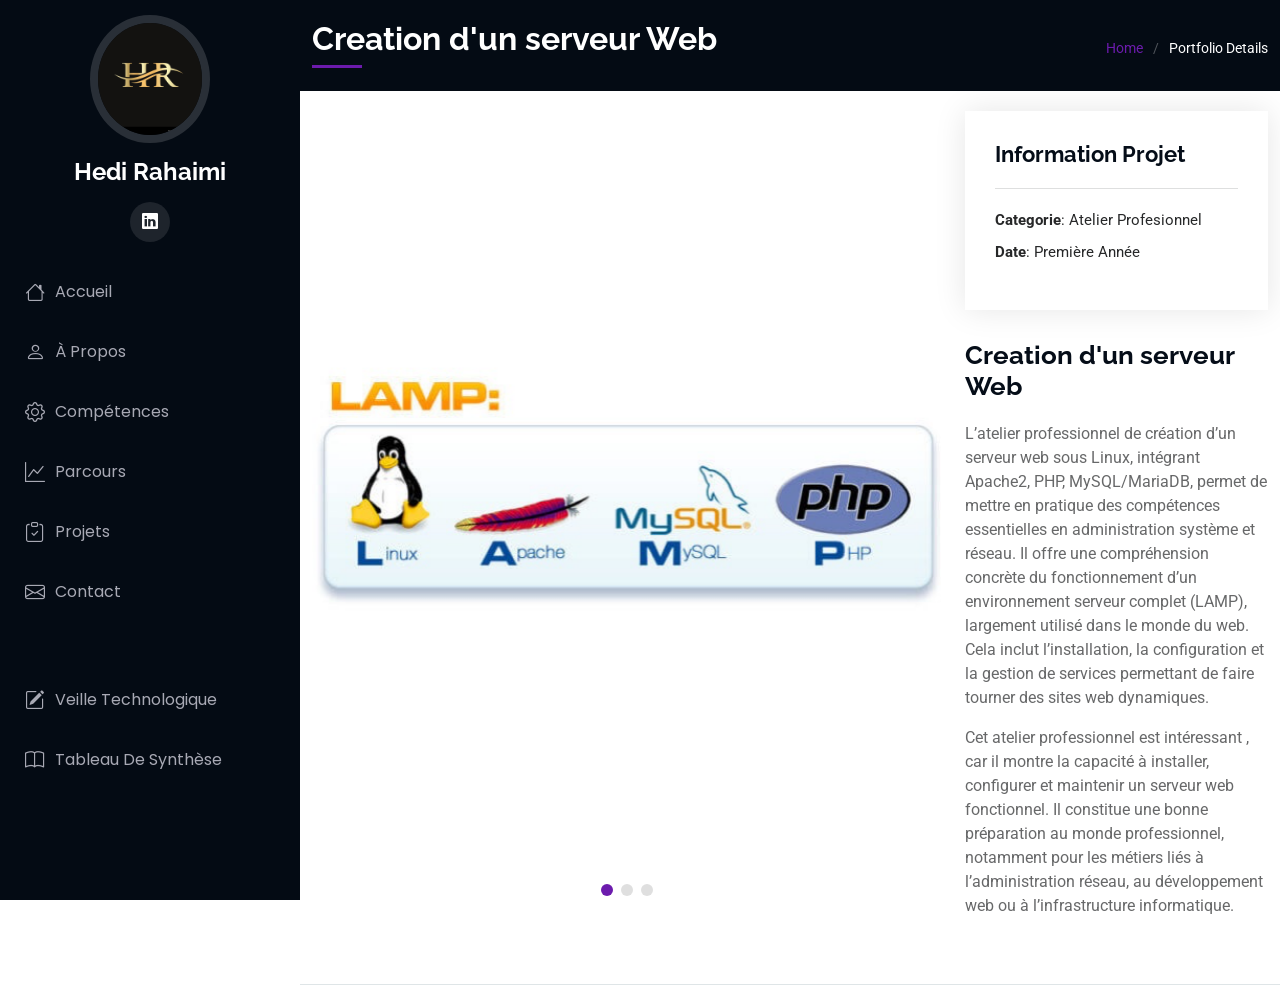
<file: projet-5.html>
<!DOCTYPE html>
<html lang="en">

<head>
  <meta charset="utf-8">
  <meta content="width=device-width, initial-scale=1.0" name="viewport">
  <title>Hedi Rahaimi- iPortfolio</title>
  <meta content="" name="description">
  <meta content="" name="keywords">

  <!-- Favicons -->
  <link href="assets/img/hrlogo2.jpg" rel="icon">
  <link href="assets/img/apple-touch-icon.png" rel="apple-touch-icon">

  <!-- Fonts -->
  <link href="https://fonts.googleapis.com" rel="preconnect">
  <link href="https://fonts.gstatic.com" rel="preconnect" crossorigin>
  <link href="https://fonts.googleapis.com/css2?family=Roboto:ital,wght@0,100;0,300;0,400;0,500;0,700;0,900;1,100;1,300;1,400;1,500;1,700;1,900&family=Poppins:ital,wght@0,100;0,200;0,300;0,400;0,500;0,600;0,700;0,800;0,900;1,100;1,200;1,300;1,400;1,500;1,600;1,700;1,800;1,900&family=Raleway:ital,wght@0,100;0,200;0,300;0,400;0,500;0,600;0,700;0,800;0,900;1,100;1,200;1,300;1,400;1,500;1,600;1,700;1,800;1,900&display=swap" rel="stylesheet">

  <!-- Vendor CSS Files -->
  <link href="assets/vendor/bootstrap/css/bootstrap.min.css" rel="stylesheet">
  <link href="assets/vendor/bootstrap-icons/bootstrap-icons.css" rel="stylesheet">
  <link href="assets/vendor/aos/aos.css" rel="stylesheet">
  <link href="assets/vendor/glightbox/css/glightbox.min.css" rel="stylesheet">
  <link href="assets/vendor/swiper/swiper-bundle.min.css" rel="stylesheet">

  <!-- Main CSS File -->
  <link href="assets/css/main.css" rel="stylesheet">


</head>

<body class="portfolio-details-page">

  <header id="header" class="header dark-background d-flex flex-column">
    <i class="header-toggle d-xl-none bi bi-list"></i>

    <div class="profile-img">
      <img src="assets/img/hrlogo.jpg" alt="" class="img-fluid rounded-circle">
    </div>

    <a href="index.html" class="logo d-flex align-items-center justify-content-center">
      <!-- Uncomment the line below if you also wish to use an image logo -->
      <!-- <img src="assets/img/logo.png" alt=""> -->
      <h1 class="sitename">Hedi Rahaimi</h1>
    </a>

    <div class="social-links text-center">
     <a href="#" class="linkedin"><i class="bi bi-linkedin"></i></a>
    </div>

    <nav id="navmenu" class="navmenu">
      <ul>
        <li><a href="index.html"><i class="bi bi-house navicon"></i>Accueil</a></li>
        <li><a href="index.html"><i class="bi bi-person navicon"></i> À Propos</a></li>
        <li><a href="index.html"><i class="bi bi-gear navicon"></i> Compétences</a></li>
        <li><a href="index.html"><i class="bi bi-graph-up navicon"></i> Parcours</a></li>
        <li><a href="index.html"><i class="bi bi-clipboard-check navicon"></i> Projets</a></li>
        <li><a href="index.html"><i class="bi bi-envelope navicon"></i> Contact</a></li>
        <br> <br>
        <li><a href="starter-page.html"><i class="bi bi-pencil-square navicon"></i> Veille Technologique</a></li>
        <li><a href="service-details.html"><i class="bi bi-book navicon"></i> Tableau De Synthèse</a></li>
      </ul>
    </nav>

  </header>

  <main class="main">

    <!-- Page Title -->
    <div class="page-title dark-background">
      <div class="container d-lg-flex justify-content-between align-items-center section-title">
        <h2 class="couleur">Creation d'un serveur Web </h2>
        <nav class="breadcrumbs">
          <ol>
            <li><a href="index.html">Home</a></li>
            <li class="current">Portfolio Details</li>
          </ol>
        </nav>
      </div>
    </div><!-- End Page Title -->

    <!-- Portfolio Details Section -->
    <section id="portfolio-details" class="portfolio-details section">

      <div class="container" data-aos="fade-up" data-aos-delay="100">

        <div class="row gy-4">

          <div class="col-lg-8">
            <div class="portfolio-details-slider swiper init-swiper">

              <script type="application/json" class="swiper-config">
                {
                  "loop": true,
                  "speed": 600,
                  "autoplay": {
                    "delay": 5000
                  },
                  "slidesPerView": "auto",
                  "pagination": {
                    "el": ".swiper-pagination",
                    "type": "bullets",
                    "clickable": true
                  }
                }
              </script>

              <div class="swiper-wrapper align-items-center">

                <div class="swiper-slide">
                  <img src="assets/img/lamp1.png" alt="">
                </div>

                <div class="swiper-slide">
                  <img src="assets/img/lamp2.png" alt="">
                </div>

                <div class="swiper-slide">
                  <img src="assets/img/lamp3.png" alt="">
                </div>

              

              </div>
              <div class="swiper-pagination"></div>
            </div>
          </div>

          <div class="col-lg-4">
            <div class="portfolio-info" data-aos="fade-up" data-aos-delay="200">
              <h3>Information Projet</h3>
              <ul>
                <li><strong>Categorie</strong>: Atelier Profesionnel</li>
                <li><strong>Date</strong>: Première Année</li>
                
              </ul>
            </div>
            <div class="portfolio-description" data-aos="fade-up" data-aos-delay="300">
              <h2>Creation d'un serveur Web</h2>
              <p>
             
                L’atelier professionnel de création d’un serveur web sous Linux, intégrant Apache2, PHP, MySQL/MariaDB, permet de mettre en pratique des compétences essentielles en administration système et réseau. Il offre une compréhension concrète du fonctionnement d’un environnement serveur complet (LAMP), largement utilisé dans le monde du web. Cela inclut l’installation, la configuration et la gestion de services permettant de faire tourner des sites web dynamiques. 
                <p> Cet atelier professionnel est intéressant , car il montre la capacité à installer, configurer et maintenir un serveur web fonctionnel. Il constitue une bonne préparation au monde professionnel, notamment pour les métiers liés à l’administration réseau, au développement web ou à l’infrastructure informatique.
            </div>
          </div>

        </div>

      </div>

    </section><!-- /Portfolio Details Section -->

  </main>

  <footer id="footer" class="footer position-relative light-background">



  </footer>

  <!-- Scroll Top -->
  <a href="#" id="scroll-top" class="scroll-top d-flex align-items-center justify-content-center"><i class="bi bi-arrow-up-short"></i></a>

  <!-- Preloader -->
  <div id="preloader"></div>

  <!-- Vendor JS Files -->
  <script src="assets/vendor/bootstrap/js/bootstrap.bundle.min.js"></script>
  <script src="assets/vendor/php-email-form/validate.js"></script>
  <script src="assets/vendor/aos/aos.js"></script>
  <script src="assets/vendor/typed.js/typed.umd.js"></script>
  <script src="assets/vendor/purecounter/purecounter_vanilla.js"></script>
  <script src="assets/vendor/waypoints/noframework.waypoints.js"></script>
  <script src="assets/vendor/glightbox/js/glightbox.min.js"></script>
  <script src="assets/vendor/imagesloaded/imagesloaded.pkgd.min.js"></script>
  <script src="assets/vendor/isotope-layout/isotope.pkgd.min.js"></script>
  <script src="assets/vendor/swiper/swiper-bundle.min.js"></script>

  <!-- Main JS File -->
  <script src="assets/js/main.js"></script>

</body>

</html>
</file>
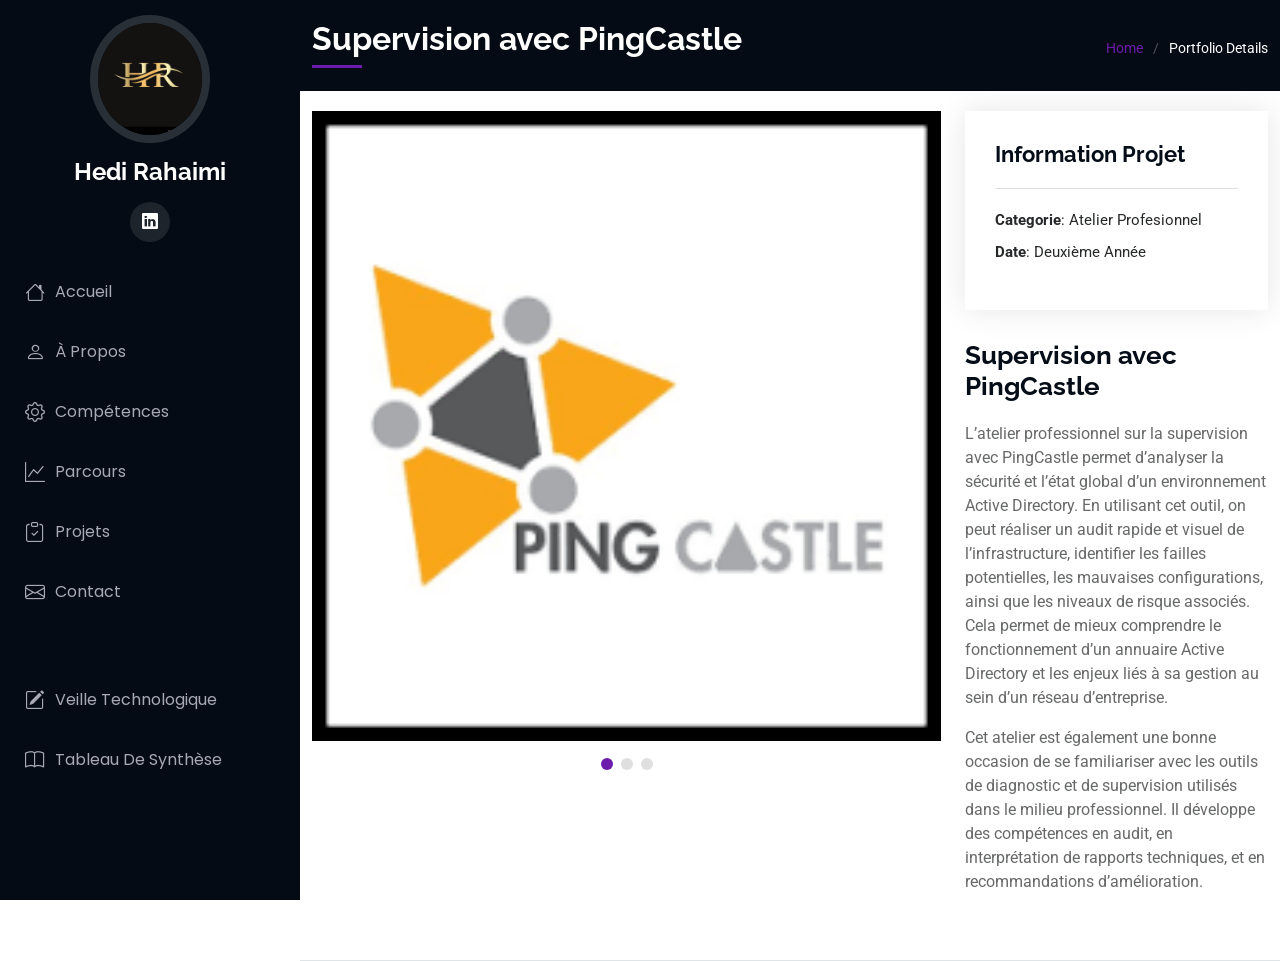
<file: projet-6.html>
<!DOCTYPE html>
<html lang="en">

<head>
  <meta charset="utf-8">
  <meta content="width=device-width, initial-scale=1.0" name="viewport">
  <title>Hedi Rahaimi- iPortfolio</title>
  <meta content="" name="description">
  <meta content="" name="keywords">

  <!-- Favicons -->
  <link href="assets/img/hrlogo2.jpg" rel="icon">
  <link href="assets/img/apple-touch-icon.png" rel="apple-touch-icon">

  <!-- Fonts -->
  <link href="https://fonts.googleapis.com" rel="preconnect">
  <link href="https://fonts.gstatic.com" rel="preconnect" crossorigin>
  <link href="https://fonts.googleapis.com/css2?family=Roboto:ital,wght@0,100;0,300;0,400;0,500;0,700;0,900;1,100;1,300;1,400;1,500;1,700;1,900&family=Poppins:ital,wght@0,100;0,200;0,300;0,400;0,500;0,600;0,700;0,800;0,900;1,100;1,200;1,300;1,400;1,500;1,600;1,700;1,800;1,900&family=Raleway:ital,wght@0,100;0,200;0,300;0,400;0,500;0,600;0,700;0,800;0,900;1,100;1,200;1,300;1,400;1,500;1,600;1,700;1,800;1,900&display=swap" rel="stylesheet">

  <!-- Vendor CSS Files -->
  <link href="assets/vendor/bootstrap/css/bootstrap.min.css" rel="stylesheet">
  <link href="assets/vendor/bootstrap-icons/bootstrap-icons.css" rel="stylesheet">
  <link href="assets/vendor/aos/aos.css" rel="stylesheet">
  <link href="assets/vendor/glightbox/css/glightbox.min.css" rel="stylesheet">
  <link href="assets/vendor/swiper/swiper-bundle.min.css" rel="stylesheet">

  <!-- Main CSS File -->
  <link href="assets/css/main.css" rel="stylesheet">


</head>

<body class="portfolio-details-page">

  <header id="header" class="header dark-background d-flex flex-column">
    <i class="header-toggle d-xl-none bi bi-list"></i>

    <div class="profile-img">
      <img src="assets/img/hrlogo.jpg" alt="" class="img-fluid rounded-circle">
    </div>

    <a href="index.html" class="logo d-flex align-items-center justify-content-center">
      <!-- Uncomment the line below if you also wish to use an image logo -->
      <!-- <img src="assets/img/logo.png" alt=""> -->
      <h1 class="sitename">Hedi Rahaimi</h1>
    </a>

    <div class="social-links text-center">
     <a href="#" class="linkedin"><i class="bi bi-linkedin"></i></a>
    </div>

    <nav id="navmenu" class="navmenu">
      <ul>
        <li><a href="index.html"><i class="bi bi-house navicon"></i>Accueil</a></li>
        <li><a href="index.html"><i class="bi bi-person navicon"></i> À Propos</a></li>
        <li><a href="index.html"><i class="bi bi-gear navicon"></i> Compétences</a></li>
        <li><a href="index.html"><i class="bi bi-graph-up navicon"></i> Parcours</a></li>
        <li><a href="index.html"><i class="bi bi-clipboard-check navicon"></i> Projets</a></li>
        <li><a href="index.html"><i class="bi bi-envelope navicon"></i> Contact</a></li>
        <br> <br>
        <li><a href="starter-page.html"><i class="bi bi-pencil-square navicon"></i> Veille Technologique</a></li>
        <li><a href="service-details.html"><i class="bi bi-book navicon"></i> Tableau De Synthèse</a></li>
      </ul>
    </nav>

  </header>

  <main class="main">

    <!-- Page Title -->
    <div class="page-title dark-background">
      <div class="container d-lg-flex justify-content-between align-items-center section-title">
        <h2 class="couleur">Supervision avec PingCastle </h2>
        <nav class="breadcrumbs">
          <ol>
            <li><a href="index.html">Home</a></li>
            <li class="current">Portfolio Details</li>
          </ol>
        </nav>
      </div>
    </div><!-- End Page Title -->

    <!-- Portfolio Details Section -->
    <section id="portfolio-details" class="portfolio-details section">

      <div class="container" data-aos="fade-up" data-aos-delay="100">

        <div class="row gy-4">

          <div class="col-lg-8">
            <div class="portfolio-details-slider swiper init-swiper">

              <script type="application/json" class="swiper-config">
                {
                  "loop": true,
                  "speed": 600,
                  "autoplay": {
                    "delay": 5000
                  },
                  "slidesPerView": "auto",
                  "pagination": {
                    "el": ".swiper-pagination",
                    "type": "bullets",
                    "clickable": true
                  }
                }
              </script>

              <div class="swiper-wrapper align-items-center">

                <div class="swiper-slide">
                  <img src="assets/img/pingcastle1.png" alt="">
                </div>

                <div class="swiper-slide">
                  <img src="assets/img/pingcastle2.png" alt="">
                </div>

                <div class="swiper-slide">
                  <img src="assets/img/pingcastle3.png" alt="">
                </div>

              

              </div>
              <div class="swiper-pagination"></div>
            </div>
          </div>

          <div class="col-lg-4">
            <div class="portfolio-info" data-aos="fade-up" data-aos-delay="200">
              <h3>Information Projet</h3>
              <ul>
                <li><strong>Categorie</strong>: Atelier Profesionnel</li>
                <li><strong>Date</strong>: Deuxième Année</li>
                
              </ul>
            </div>
            <div class="portfolio-description" data-aos="fade-up" data-aos-delay="300">
              <h2>Supervision avec PingCastle</h2>
              <p>
                L’atelier professionnel sur la supervision avec PingCastle permet d’analyser la sécurité et l’état global d’un environnement Active Directory. 
                En utilisant cet outil, on peut réaliser un audit rapide et visuel de l’infrastructure, identifier les failles potentielles, les mauvaises configurations, ainsi que les niveaux de risque associés. Cela permet de mieux comprendre le fonctionnement d’un annuaire Active Directory et les enjeux liés à sa gestion au sein d’un réseau d’entreprise.
                <p>Cet atelier est également une bonne occasion de se familiariser avec les outils de diagnostic et de supervision utilisés dans le milieu professionnel.
                 Il développe des compétences en audit, en interprétation de rapports techniques, et en recommandations d’amélioration. 
            </div>
          </div>

        </div>

      </div>

    </section><!-- /Portfolio Details Section -->

  </main>

  <footer id="footer" class="footer position-relative light-background">



  </footer>

  <!-- Scroll Top -->
  <a href="#" id="scroll-top" class="scroll-top d-flex align-items-center justify-content-center"><i class="bi bi-arrow-up-short"></i></a>

  <!-- Preloader -->
  <div id="preloader"></div>

  <!-- Vendor JS Files -->
  <script src="assets/vendor/bootstrap/js/bootstrap.bundle.min.js"></script>
  <script src="assets/vendor/php-email-form/validate.js"></script>
  <script src="assets/vendor/aos/aos.js"></script>
  <script src="assets/vendor/typed.js/typed.umd.js"></script>
  <script src="assets/vendor/purecounter/purecounter_vanilla.js"></script>
  <script src="assets/vendor/waypoints/noframework.waypoints.js"></script>
  <script src="assets/vendor/glightbox/js/glightbox.min.js"></script>
  <script src="assets/vendor/imagesloaded/imagesloaded.pkgd.min.js"></script>
  <script src="assets/vendor/isotope-layout/isotope.pkgd.min.js"></script>
  <script src="assets/vendor/swiper/swiper-bundle.min.js"></script>

  <!-- Main JS File -->
  <script src="assets/js/main.js"></script>

</body>

</html>
</file>
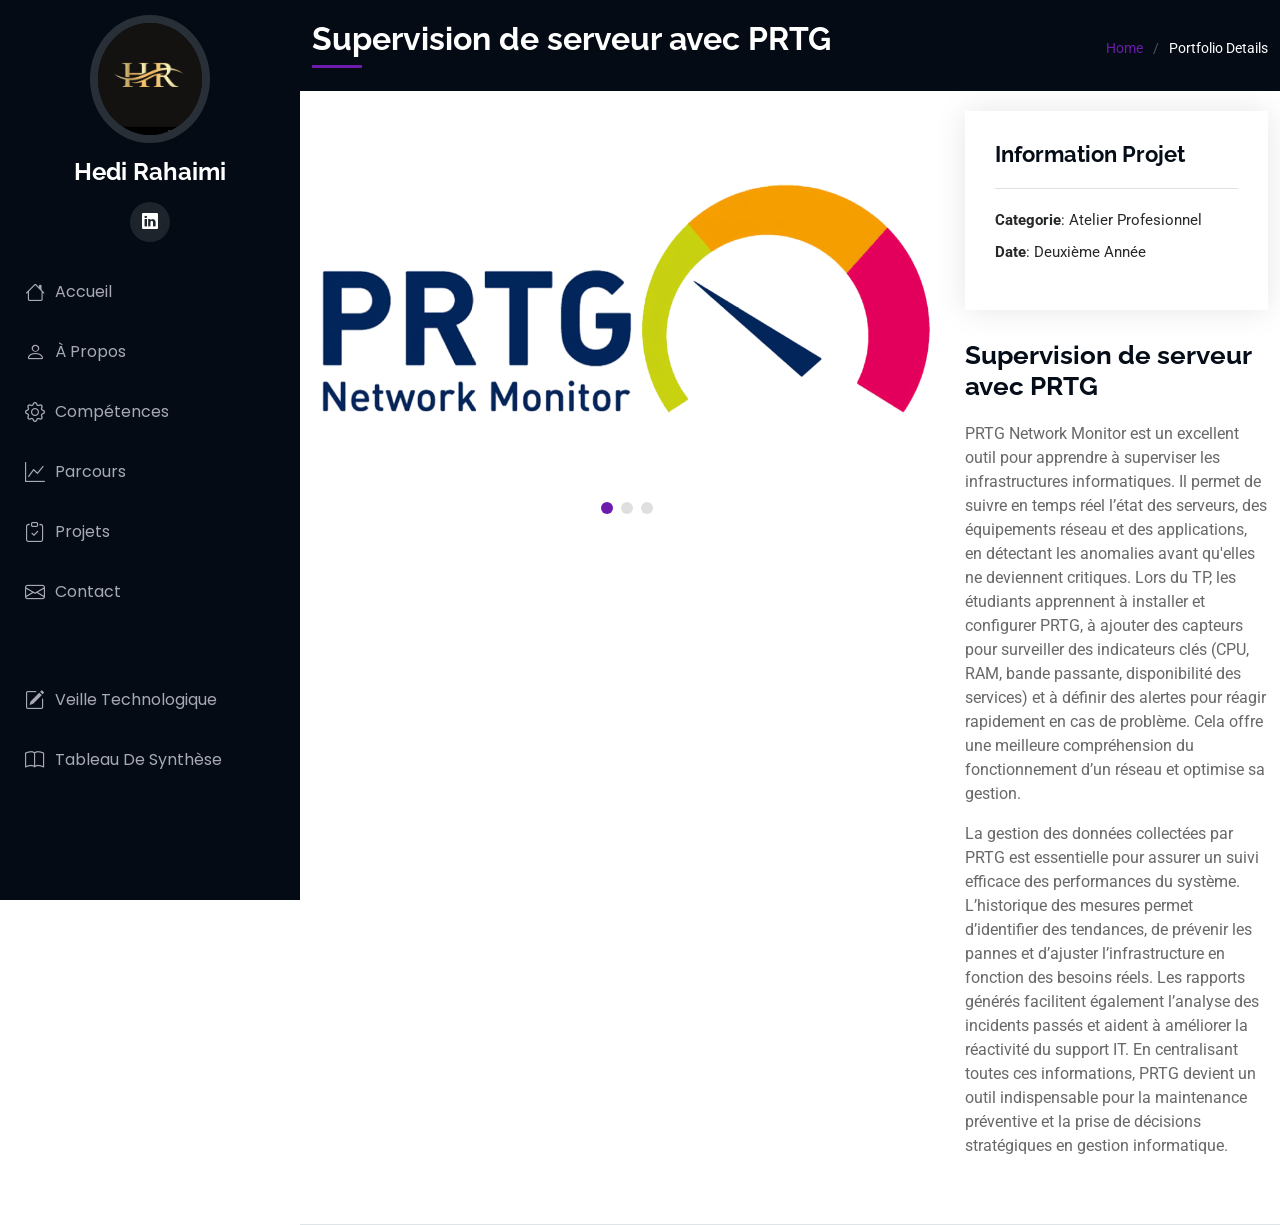
<file: projet-7.html>
<!DOCTYPE html>
<html lang="en">

<head>
  <meta charset="utf-8">
  <meta content="width=device-width, initial-scale=1.0" name="viewport">
  <title>Hedi Rahaimi- iPortfolio</title>
  <meta content="" name="description">
  <meta content="" name="keywords">

  <!-- Favicons -->
  <link href="assets/img/hrlogo2.jpg" rel="icon">
  <link href="assets/img/apple-touch-icon.png" rel="apple-touch-icon">

  <!-- Fonts -->
  <link href="https://fonts.googleapis.com" rel="preconnect">
  <link href="https://fonts.gstatic.com" rel="preconnect" crossorigin>
  <link href="https://fonts.googleapis.com/css2?family=Roboto:ital,wght@0,100;0,300;0,400;0,500;0,700;0,900;1,100;1,300;1,400;1,500;1,700;1,900&family=Poppins:ital,wght@0,100;0,200;0,300;0,400;0,500;0,600;0,700;0,800;0,900;1,100;1,200;1,300;1,400;1,500;1,600;1,700;1,800;1,900&family=Raleway:ital,wght@0,100;0,200;0,300;0,400;0,500;0,600;0,700;0,800;0,900;1,100;1,200;1,300;1,400;1,500;1,600;1,700;1,800;1,900&display=swap" rel="stylesheet">

  <!-- Vendor CSS Files -->
  <link href="assets/vendor/bootstrap/css/bootstrap.min.css" rel="stylesheet">
  <link href="assets/vendor/bootstrap-icons/bootstrap-icons.css" rel="stylesheet">
  <link href="assets/vendor/aos/aos.css" rel="stylesheet">
  <link href="assets/vendor/glightbox/css/glightbox.min.css" rel="stylesheet">
  <link href="assets/vendor/swiper/swiper-bundle.min.css" rel="stylesheet">

  <!-- Main CSS File -->
  <link href="assets/css/main.css" rel="stylesheet">


</head>

<body class="portfolio-details-page">

  <header id="header" class="header dark-background d-flex flex-column">
    <i class="header-toggle d-xl-none bi bi-list"></i>

    <div class="profile-img">
      <img src="assets/img/hrlogo.jpg" alt="" class="img-fluid rounded-circle">
    </div>

    <a href="index.html" class="logo d-flex align-items-center justify-content-center">
      <!-- Uncomment the line below if you also wish to use an image logo -->
      <!-- <img src="assets/img/logo.png" alt=""> -->
      <h1 class="sitename">Hedi Rahaimi</h1>
    </a>

    <div class="social-links text-center">
     <a href="#" class="linkedin"><i class="bi bi-linkedin"></i></a>
    </div>

    <nav id="navmenu" class="navmenu">
      <ul>
        <li><a href="index.html"><i class="bi bi-house navicon"></i>Accueil</a></li>
        <li><a href="index.html"><i class="bi bi-person navicon"></i> À Propos</a></li>
        <li><a href="index.html"><i class="bi bi-gear navicon"></i> Compétences</a></li>
        <li><a href="index.html"><i class="bi bi-graph-up navicon"></i> Parcours</a></li>
        <li><a href="index.html"><i class="bi bi-clipboard-check navicon"></i> Projets</a></li>
        <li><a href="index.html"><i class="bi bi-envelope navicon"></i> Contact</a></li>
        <br> <br>
        <li><a href="starter-page.html"><i class="bi bi-pencil-square navicon"></i> Veille Technologique</a></li>
        <li><a href="service-details.html"><i class="bi bi-book navicon"></i> Tableau De Synthèse</a></li>
      </ul>
    </nav>

  </header>

  <main class="main">

    <!-- Page Title -->
    <div class="page-title dark-background">
      <div class="container d-lg-flex justify-content-between align-items-center section-title">
        <h2 class="couleur">Supervision de serveur avec PRTG</h2>
        <nav class="breadcrumbs">
          <ol>
            <li><a href="index.html">Home</a></li>
            <li class="current">Portfolio Details</li>
          </ol>
        </nav>
      </div>
    </div><!-- End Page Title -->

    <!-- Portfolio Details Section -->
    <section id="portfolio-details" class="portfolio-details section">

      <div class="container" data-aos="fade-up" data-aos-delay="100">

        <div class="row gy-4">

          <div class="col-lg-8">
            <div class="portfolio-details-slider swiper init-swiper">

              <script type="application/json" class="swiper-config">
                {
                  "loop": true,
                  "speed": 600,
                  "autoplay": {
                    "delay": 5000
                  },
                  "slidesPerView": "auto",
                  "pagination": {
                    "el": ".swiper-pagination",
                    "type": "bullets",
                    "clickable": true
                  }
                }
              </script>

              <div class="swiper-wrapper align-items-center">

                <div class="swiper-slide">
                  <img src="assets/img/prtg1-featured.png" alt="">
                </div>

                <div class="swiper-slide">
                  <img src="assets/img/prtg2-featured.png" alt="">
                </div>

                <div class="swiper-slide">
                  <img src="assets/img/prtg3-featured.png" alt="">
                </div>

              

              </div>
              <div class="swiper-pagination"></div>
            </div>
          </div>

          <div class="col-lg-4">
            <div class="portfolio-info" data-aos="fade-up" data-aos-delay="200">
              <h3>Information Projet</h3>
              <ul>
                <li><strong>Categorie</strong>: Atelier Profesionnel</li>
                <li><strong>Date</strong>: Deuxième Année</li>
                
              </ul>
            </div>
            <div class="portfolio-description" data-aos="fade-up" data-aos-delay="300">
              <h2>Supervision de serveur avec PRTG </h2>
              <p>
             
                PRTG Network Monitor est un excellent outil pour apprendre à superviser les infrastructures informatiques. Il permet de suivre en temps réel l’état des serveurs, des équipements réseau et des applications, en détectant les anomalies avant qu'elles ne deviennent critiques. 
                Lors du TP, les étudiants apprennent à installer et configurer PRTG, à ajouter des capteurs pour surveiller des indicateurs clés (CPU, RAM, bande passante, disponibilité des services) et à définir des alertes pour réagir rapidement en cas de problème. 
                Cela offre une meilleure compréhension du fonctionnement d’un réseau et optimise sa gestion.
                <p> La gestion des données collectées par PRTG est essentielle pour assurer un suivi efficace des performances du système. 
                  L’historique des mesures permet d’identifier des tendances, de prévenir les pannes et d’ajuster l’infrastructure en fonction des besoins réels. Les rapports générés facilitent également l’analyse des incidents passés et aident à améliorer la réactivité du support IT.
                   En centralisant toutes ces informations, PRTG devient un outil indispensable pour la maintenance préventive et la prise de décisions stratégiques en gestion informatique.
            </div>
          </div>

        </div>

      </div>

    </section><!-- /Portfolio Details Section -->

  </main>

  <footer id="footer" class="footer position-relative light-background">



  </footer>

  <!-- Scroll Top -->
  <a href="#" id="scroll-top" class="scroll-top d-flex align-items-center justify-content-center"><i class="bi bi-arrow-up-short"></i></a>

  <!-- Preloader -->
  <div id="preloader"></div>

  <!-- Vendor JS Files -->
  <script src="assets/vendor/bootstrap/js/bootstrap.bundle.min.js"></script>
  <script src="assets/vendor/php-email-form/validate.js"></script>
  <script src="assets/vendor/aos/aos.js"></script>
  <script src="assets/vendor/typed.js/typed.umd.js"></script>
  <script src="assets/vendor/purecounter/purecounter_vanilla.js"></script>
  <script src="assets/vendor/waypoints/noframework.waypoints.js"></script>
  <script src="assets/vendor/glightbox/js/glightbox.min.js"></script>
  <script src="assets/vendor/imagesloaded/imagesloaded.pkgd.min.js"></script>
  <script src="assets/vendor/isotope-layout/isotope.pkgd.min.js"></script>
  <script src="assets/vendor/swiper/swiper-bundle.min.js"></script>

  <!-- Main JS File -->
  <script src="assets/js/main.js"></script>

</body>

</html>
</file>
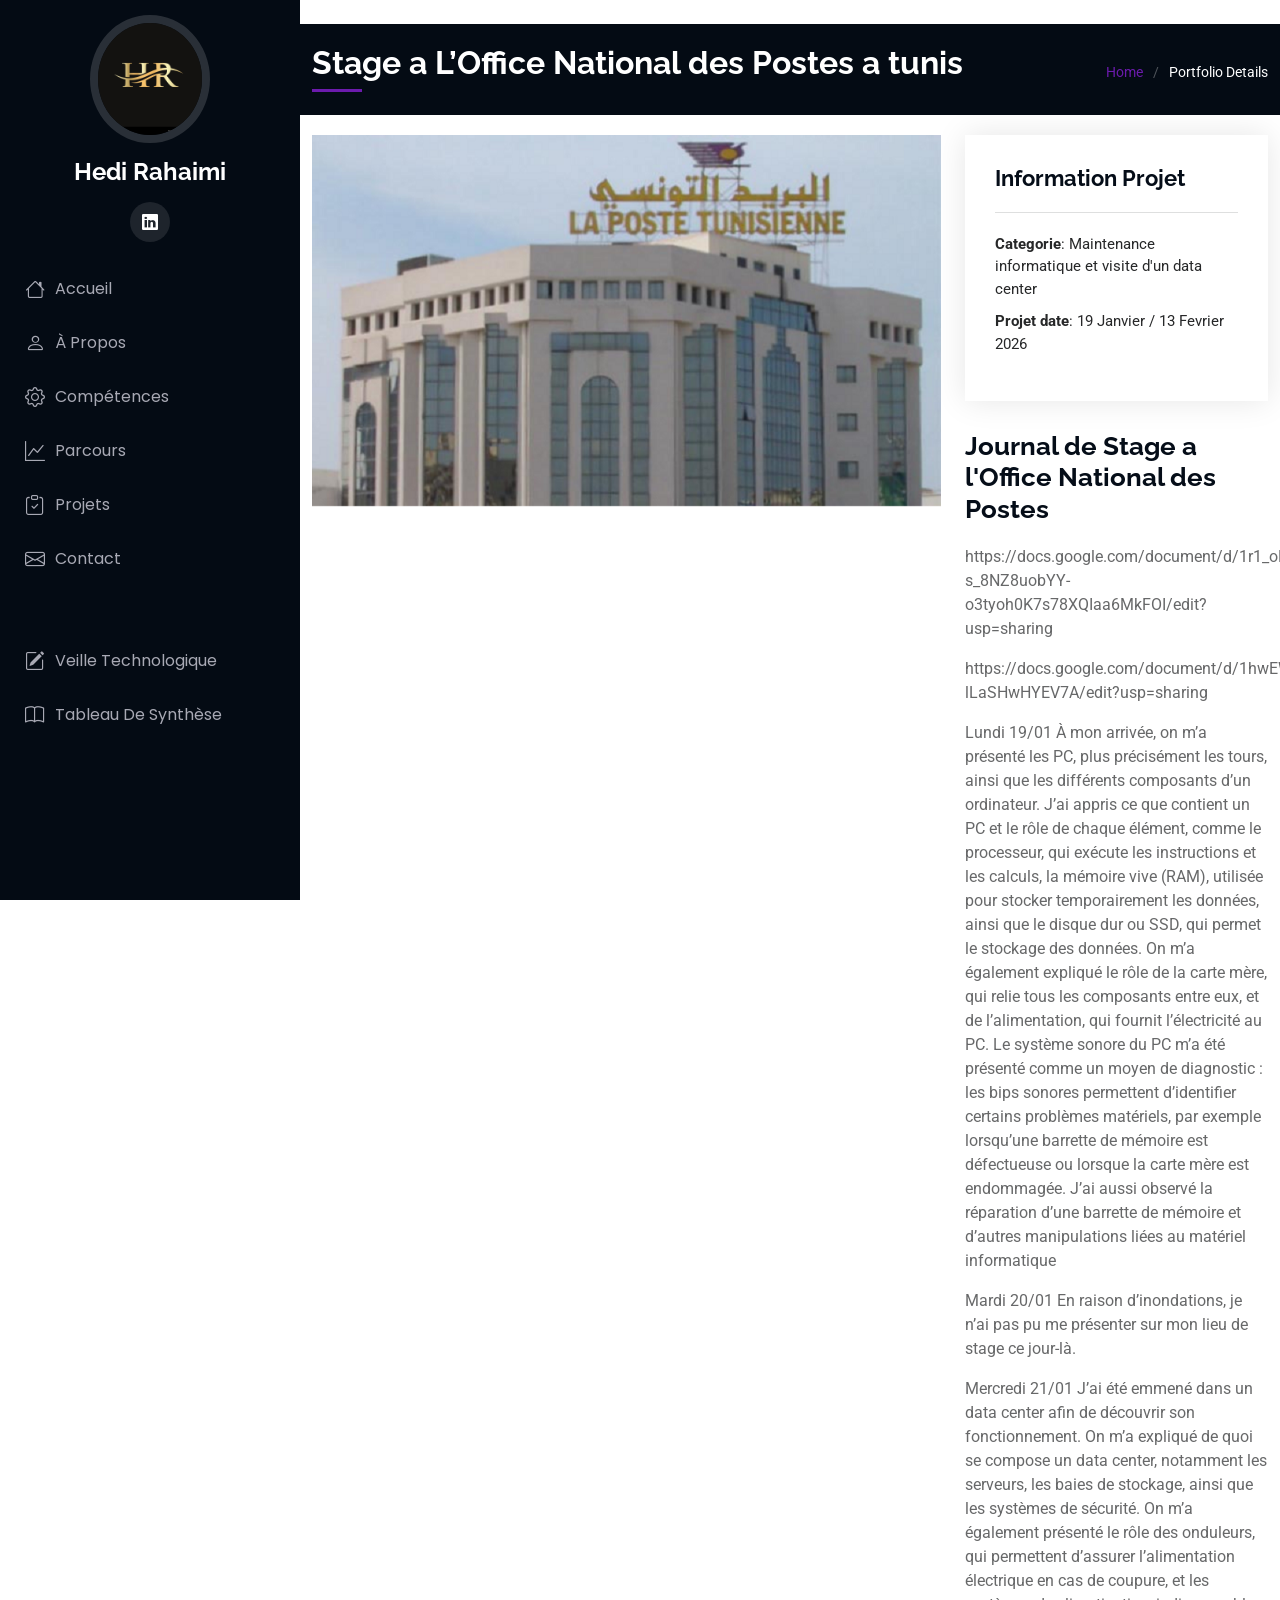
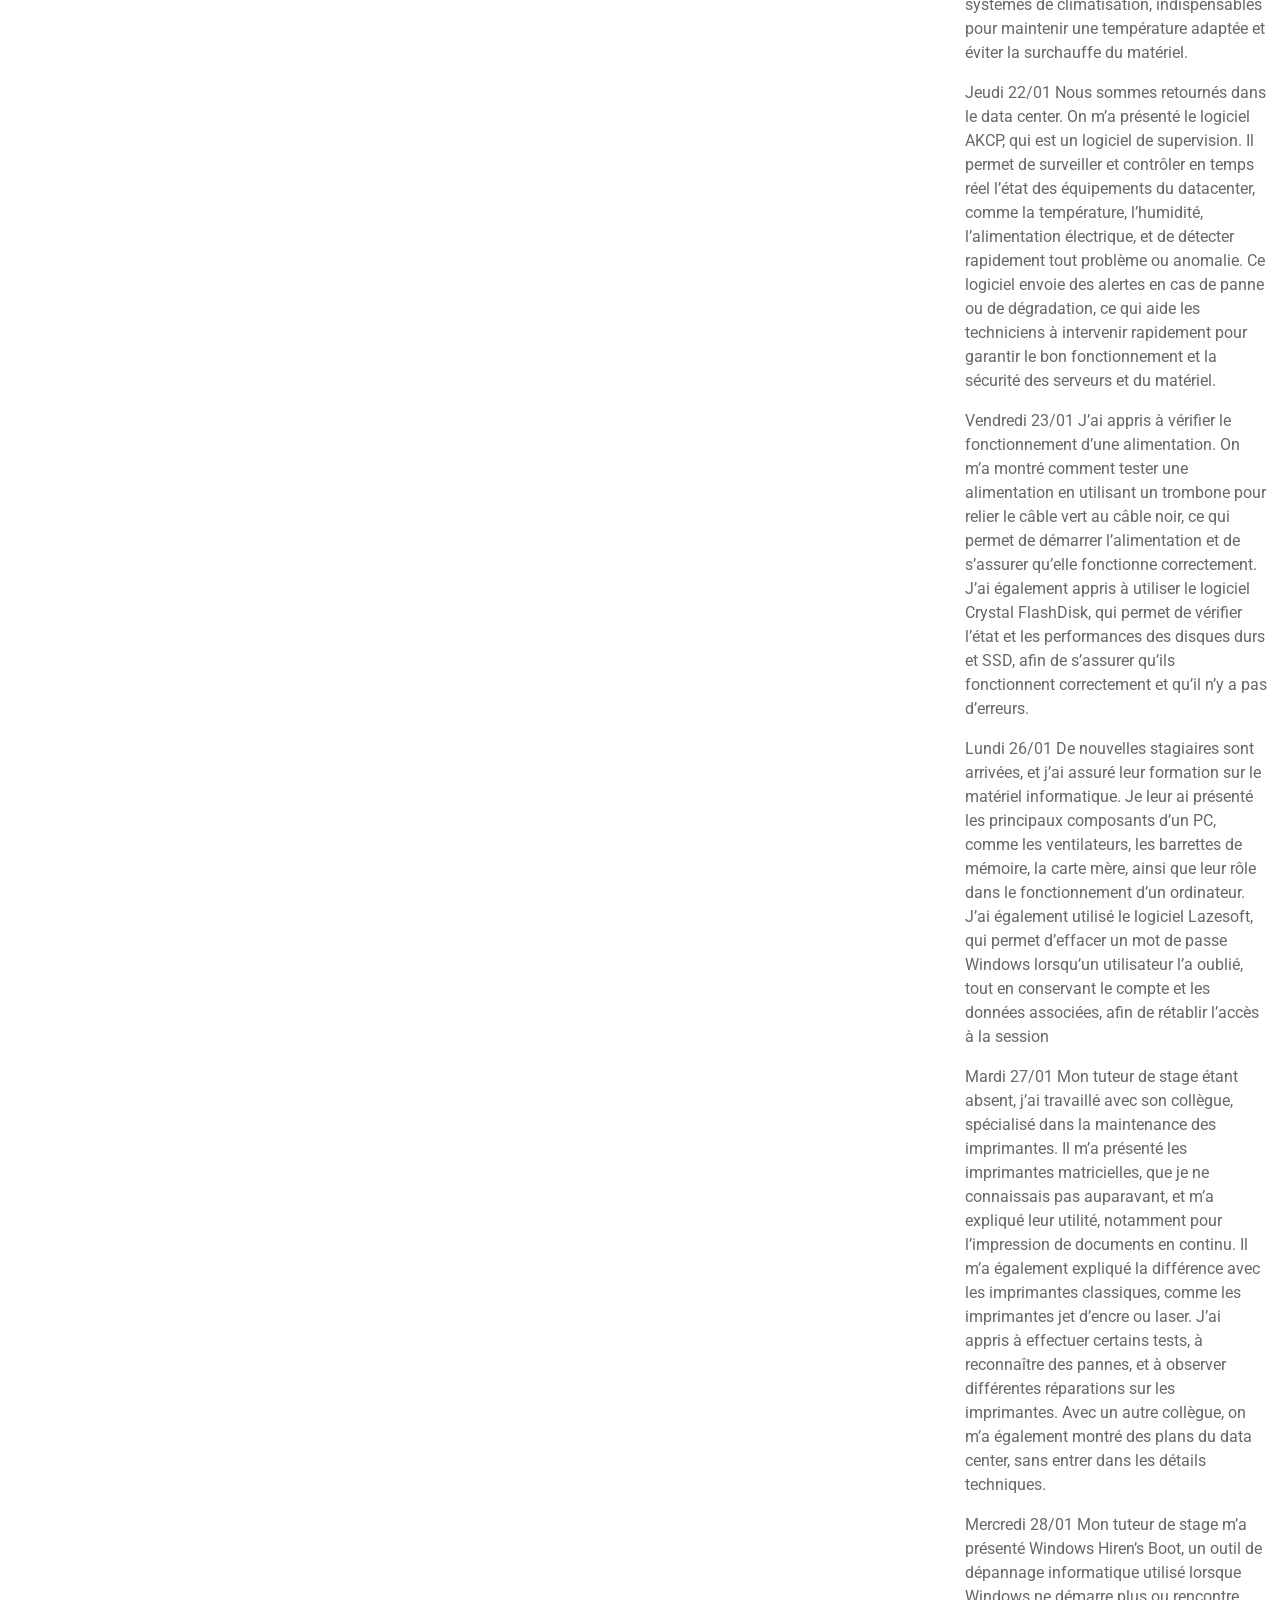
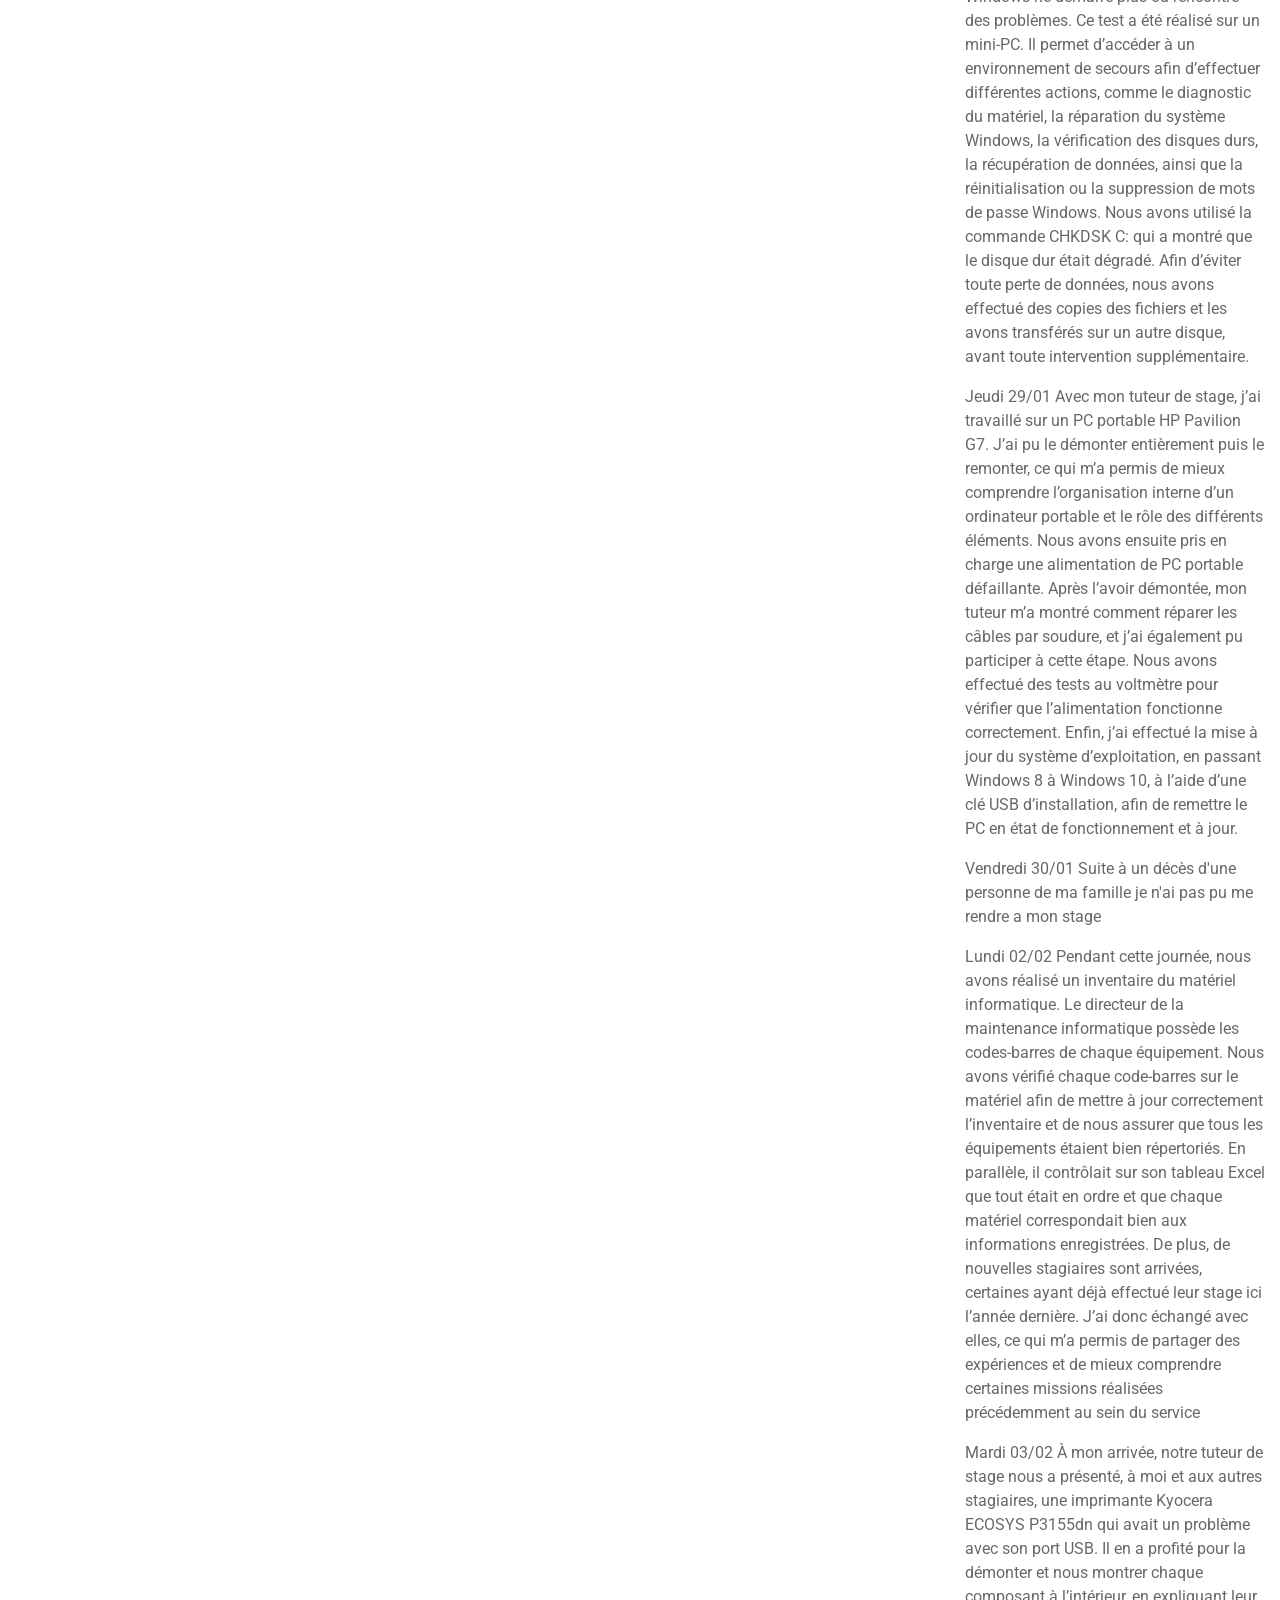
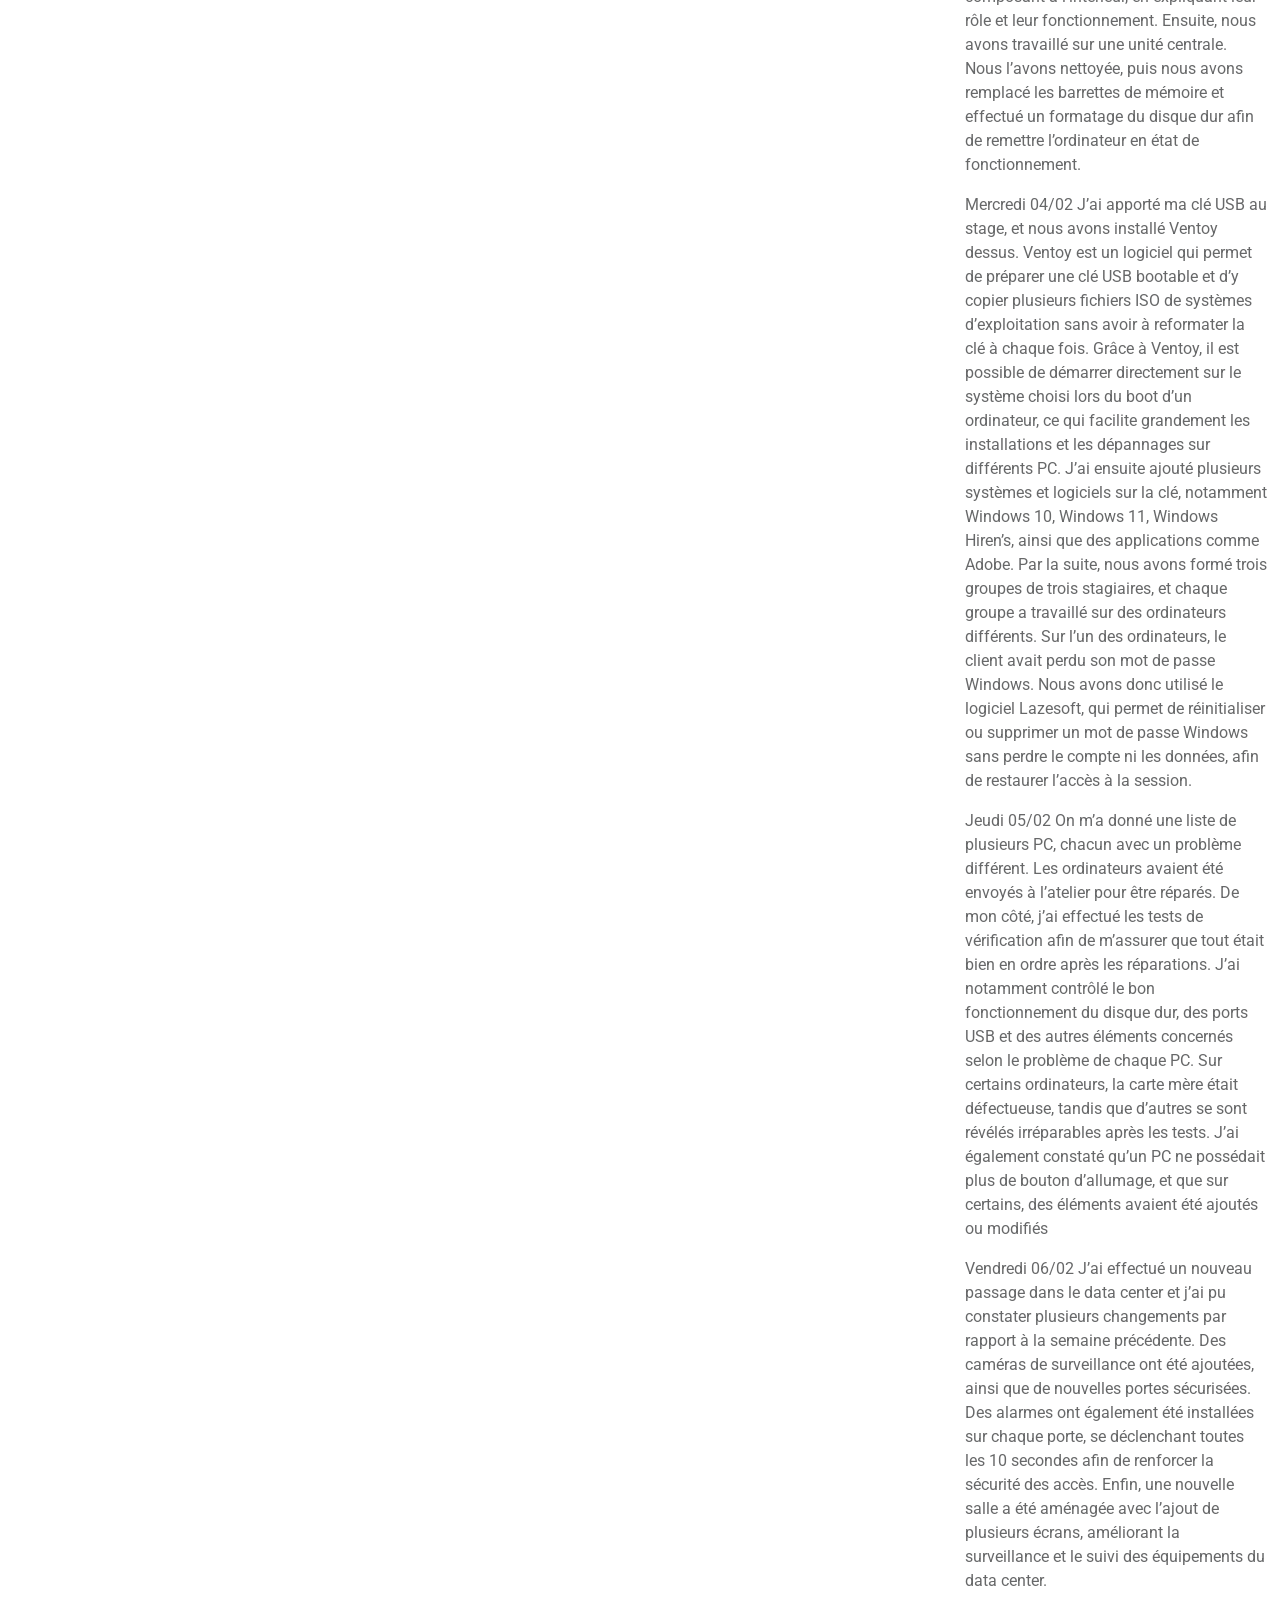
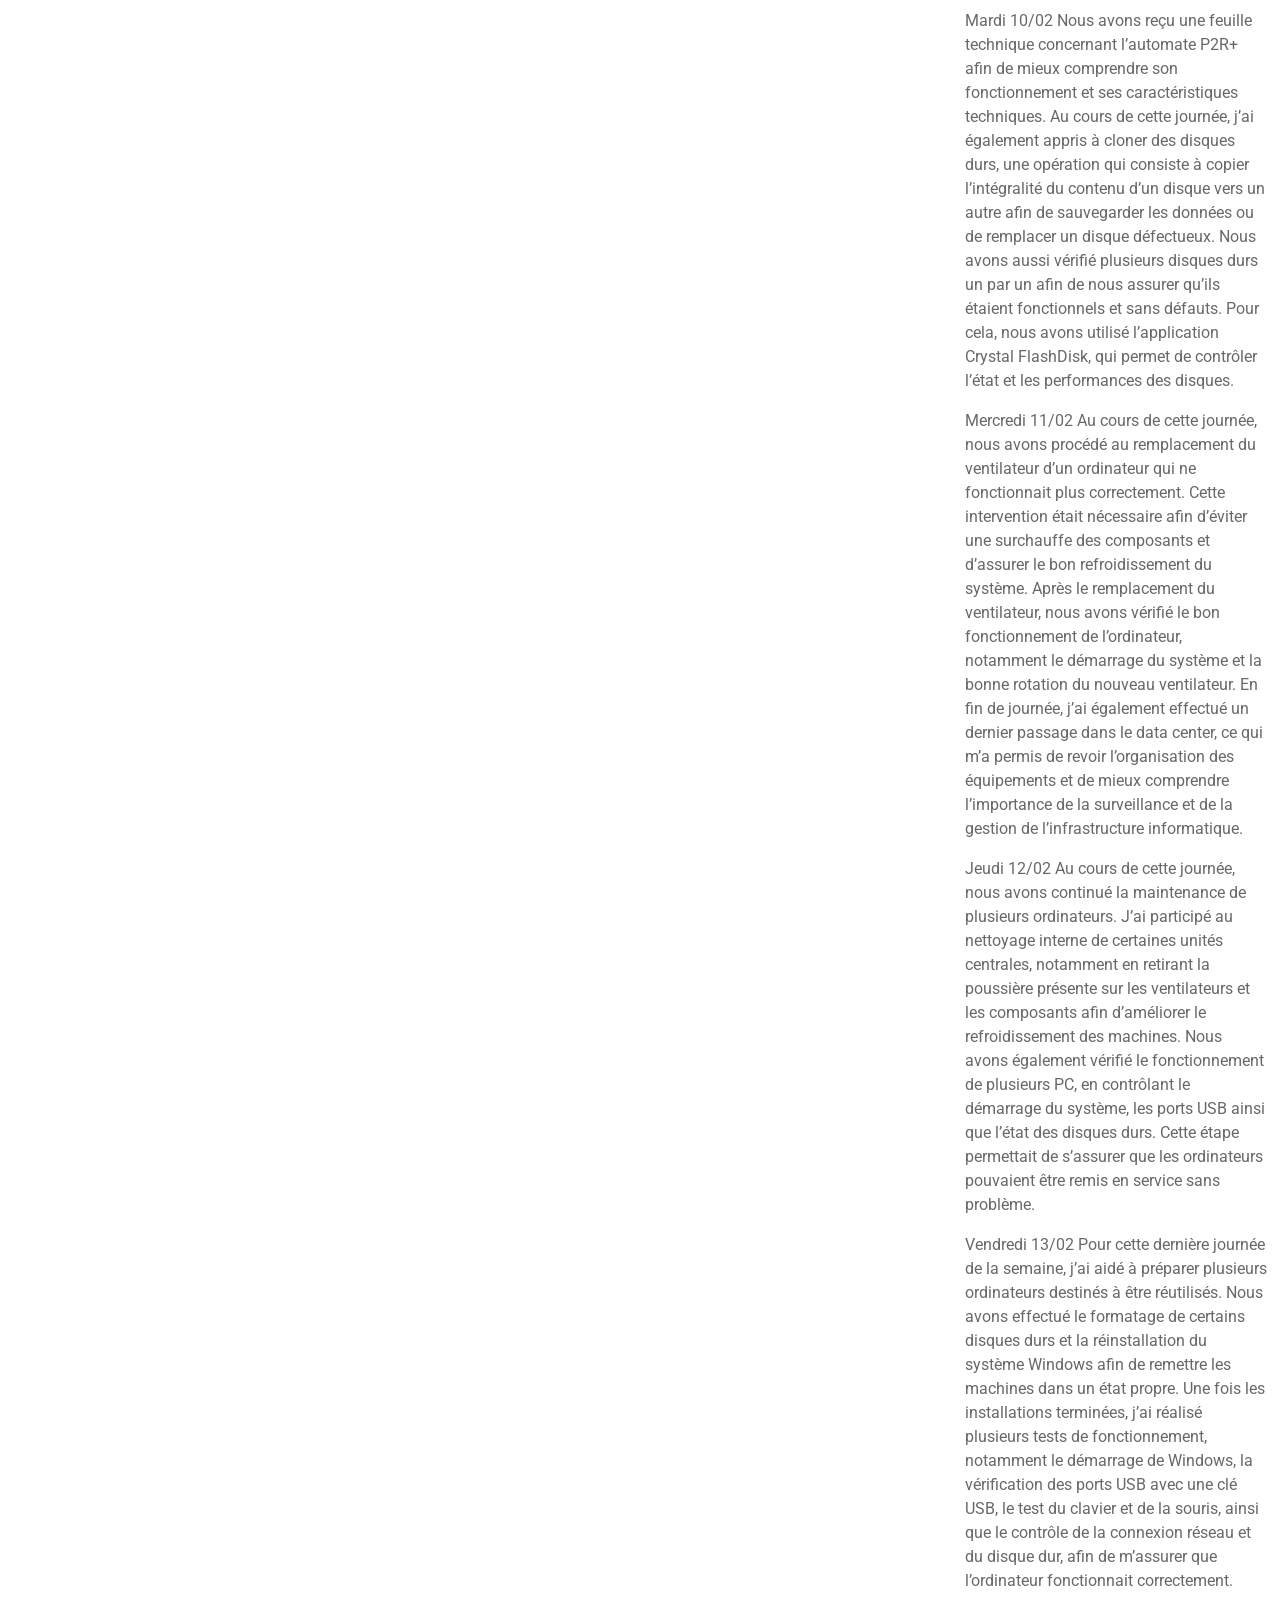
<file: projet-8.html>
projet-8.html
<!DOCTYPE html>
<html lang="en">

<head>
  <meta charset="utf-8">
  <meta content="width=device-width, initial-scale=1.0" name="viewport">
  <title>Hedi Rahaimi- iPortfolio</title>
  <meta content="" name="description">
  <meta content="" name="keywords">

  <!-- Favicons -->
  <link href="assets/img/hrlogo2.jpg" rel="icon">
  <link href="assets/img/apple-touch-icon.png" rel="apple-touch-icon">

  <!-- Fonts -->
  <link href="https://fonts.googleapis.com" rel="preconnect">
  <link href="https://fonts.gstatic.com" rel="preconnect" crossorigin>
  <link href="https://fonts.googleapis.com/css2?family=Roboto:ital,wght@0,100;0,300;0,400;0,500;0,700;0,900;1,100;1,300;1,400;1,500;1,700;1,900&family=Poppins:ital,wght@0,100;0,200;0,300;0,400;0,500;0,600;0,700;0,800;0,900;1,100;1,200;1,300;1,400;1,500;1,600;1,700;1,800;1,900&family=Raleway:ital,wght@0,100;0,200;0,300;0,400;0,500;0,600;0,700;0,800;0,900;1,100;1,200;1,300;1,400;1,500;1,600;1,700;1,800;1,900&display=swap" rel="stylesheet">

  <!-- Vendor CSS Files -->
  <link href="assets/vendor/bootstrap/css/bootstrap.min.css" rel="stylesheet">
  <link href="assets/vendor/bootstrap-icons/bootstrap-icons.css" rel="stylesheet">
  <link href="assets/vendor/aos/aos.css" rel="stylesheet">
  <link href="assets/vendor/glightbox/css/glightbox.min.css" rel="stylesheet">
  <link href="assets/vendor/swiper/swiper-bundle.min.css" rel="stylesheet">

  <!-- Main CSS File -->
  <link href="assets/css/main.css" rel="stylesheet">


</head>

<body class="portfolio-details-page">

  <header id="header" class="header dark-background d-flex flex-column">
    <i class="header-toggle d-xl-none bi bi-list"></i>

    <div class="profile-img">
      <img src="assets/img/hrlogo.jpg" alt="" class="img-fluid rounded-circle">
    </div>

    <a href="index.html" class="logo d-flex align-items-center justify-content-center">
      <!-- Uncomment the line below if you also wish to use an image logo -->
      <!-- <img src="assets/img/logo.png" alt=""> -->
      <h1 class="sitename">Hedi Rahaimi</h1>
    </a>

    <div class="social-links text-center">
     <a href="#" class="linkedin"><i class="bi bi-linkedin"></i></a>
    </div>

    <nav id="navmenu" class="navmenu">
      <ul>
        <li><a href="index.html"><i class="bi bi-house navicon"></i>Accueil</a></li>
        <li><a href="index.html"><i class="bi bi-person navicon"></i> À Propos</a></li>
        <li><a href="index.html"><i class="bi bi-gear navicon"></i> Compétences</a></li>
        <li><a href="index.html"><i class="bi bi-graph-up navicon"></i> Parcours</a></li>
        <li><a href="index.html"><i class="bi bi-clipboard-check navicon"></i> Projets</a></li>
        <li><a href="index.html"><i class="bi bi-envelope navicon"></i> Contact</a></li>
        <br> <br>
        <li><a href="starter-page.html"><i class="bi bi-pencil-square navicon"></i> Veille Technologique</a></li>
        <li><a href="service-details.html"><i class="bi bi-book navicon"></i> Tableau De Synthèse</a></li>
      </ul>
    </nav>

  </header>

  <main class="main">

    <!-- Page Title -->
    <div class="page-title dark-background">
      <div class="container d-lg-flex justify-content-between align-items-center section-title">
        <h2 class="couleur">Stage a L’Office National des Postes a tunis</h2>
        <nav class="breadcrumbs">
          <ol>
            <li><a href="index.html">Home</a></li>
            <li class="current">Portfolio Details</li>
          </ol>
        </nav>
      </div>
    </div><!-- End Page Title -->

    <!-- Portfolio Details Section -->
    <section id="portfolio-details" class="portfolio-details section">

      <div class="container" data-aos="fade-up" data-aos-delay="100">

        <div class="row gy-4">

          <div class="col-lg-8">
            <div class="portfolio-details-slider swiper init-swiper">

              <script type="application/json" class="swiper-config">
                {
                  "loop": true,
                  "speed": 600,
                  "autoplay": {
                    "delay": 5000
                  },
                  "slidesPerView": "auto",
                  "pagination": {
                    "el": ".swiper-pagination",
                    "type": "bullets",
                    "clickable": true
                  }
                }
              </script>

              <div class="swiper-wrapper align-items-center">

                <div class="swiper-slide">
                  <img src="assets/img/office des poste image batiment.png" alt="">
                </div>

                <div class="swiper-slide">
                  <img src="assets/img/attesimgstag.png" alt="">
                </div>

                <div class="swiper-slide">
                  <img src="assets/img/datacenteripmg.png" alt="">
                </div>

              

              </div>
              <div class="swiper-pagination"></div>
            </div>
          </div>

          <div class="col-lg-4">
            <div class="portfolio-info" data-aos="fade-up" data-aos-delay="200">
              <h3>Information Projet</h3>
              <ul>
                <li><strong>Categorie</strong>: Maintenance informatique et visite d'un data center </li>
                <li><strong>Projet date</strong>: 19 Janvier / 13 Fevrier 2026</li>
                
              </ul>
            </div>
            <div class="portfolio-description" data-aos="fade-up" data-aos-delay="300">
              <h2>Journal de Stage a l'Office National des Postes</h2>
              <p>
                https://docs.google.com/document/d/1r1_oBVX-s_8NZ8uobYY-o3tyoh0K7s78XQIaa6MkFOI/edit?usp=sharing
<p>
              <p>
                https://docs.google.com/document/d/1hwEWWQrEVrC4cEIk_1Bur0JgXSXukM-lLaSHwHYEV7A/edit?usp=sharing
<p>
              <p>
                Lundi 19/01

À mon arrivée, on m’a présenté les PC, plus précisément les tours, ainsi que les différents composants d’un ordinateur. J’ai appris ce que contient un PC et le rôle de chaque élément, comme le processeur, qui exécute les instructions et les calculs, la mémoire vive (RAM), utilisée pour stocker temporairement les données, ainsi que le disque dur ou SSD, qui permet le stockage des données.
On m’a également expliqué le rôle de la carte mère, qui relie tous les composants entre eux, et de l’alimentation, qui fournit l’électricité au PC. Le système sonore du PC m’a été présenté comme un moyen de diagnostic : les bips sonores permettent d’identifier certains problèmes matériels, par exemple lorsqu’une barrette de mémoire est défectueuse ou lorsque la carte mère est endommagée. J’ai aussi observé la réparation d’une barrette de mémoire et d’autres manipulations liées au matériel informatique

<p>
                Mardi 20/01

En raison d’inondations, je n’ai pas pu me présenter sur mon lieu de stage ce jour-là.

<p>
                Mercredi 21/01

J’ai été emmené dans un data center afin de découvrir son fonctionnement. On m’a expliqué de quoi se compose un data center, notamment les serveurs, les baies de stockage, ainsi que les systèmes de sécurité. On m’a également présenté le rôle des onduleurs, qui permettent d’assurer l’alimentation électrique en cas de coupure, et les systèmes de climatisation, indispensables pour maintenir une température adaptée et éviter la surchauffe du matériel.


<p>
                Jeudi 22/01

Nous sommes retournés dans le data center. On m’a présenté le logiciel AKCP, qui est un logiciel de supervision. Il permet de surveiller et contrôler en temps réel l’état des équipements du datacenter, comme la température, l’humidité, l’alimentation électrique, et de détecter rapidement tout problème ou anomalie. Ce logiciel envoie des alertes en cas de panne ou de dégradation, ce qui aide les techniciens à intervenir rapidement pour garantir le bon fonctionnement et la sécurité des serveurs et du matériel.

<p>

<p>Vendredi 23/01

J’ai appris à vérifier le fonctionnement d’une alimentation. On m’a montré comment tester une alimentation en utilisant un trombone pour relier le câble vert au câble noir, ce qui permet de démarrer l’alimentation et de s’assurer qu’elle fonctionne correctement.
J’ai également appris à utiliser le logiciel Crystal FlashDisk, qui permet de vérifier l’état et les performances des disques durs et SSD, afin de s’assurer qu’ils fonctionnent correctement et qu’il n’y a pas d’erreurs.

<p>Lundi 26/01

De nouvelles stagiaires sont arrivées, et j’ai assuré leur formation sur le matériel informatique. Je leur ai présenté les principaux composants d’un PC, comme les ventilateurs, les barrettes de mémoire, la carte mère, ainsi que leur rôle dans le fonctionnement d’un ordinateur.
J’ai également utilisé le logiciel Lazesoft, qui permet d’effacer un mot de passe Windows lorsqu’un utilisateur l’a oublié, tout en conservant le compte et les données associées, afin de rétablir l’accès à la session

<p>Mardi 27/01

Mon tuteur de stage étant absent, j’ai travaillé avec son collègue, spécialisé dans la maintenance des imprimantes. Il m’a présenté les imprimantes matricielles, que je ne connaissais pas auparavant, et m’a expliqué leur utilité, notamment pour l’impression de documents en continu. Il m’a également expliqué la différence avec les imprimantes classiques, comme les imprimantes jet d’encre ou laser.
J’ai appris à effectuer certains tests, à reconnaître des pannes, et à observer différentes réparations sur les imprimantes.
Avec un autre collègue, on m’a également montré des plans du data center, sans entrer dans les détails techniques.

<p>Mercredi 28/01

Mon tuteur de stage m’a présenté Windows Hiren’s Boot, un outil de dépannage informatique utilisé lorsque Windows ne démarre plus ou rencontre des problèmes. Ce test a été réalisé sur un mini-PC. Il permet d’accéder à un environnement de secours afin d’effectuer différentes actions, comme le diagnostic du matériel, la réparation du système Windows, la vérification des disques durs, la récupération de données, ainsi que la réinitialisation ou la suppression de mots de passe Windows.
Nous avons utilisé la commande CHKDSK C: qui a montré que le disque dur était dégradé. Afin d’éviter toute perte de données, nous avons effectué des copies des fichiers et les avons transférés sur un autre disque, avant toute intervention supplémentaire.

<p>Jeudi 29/01

Avec mon tuteur de stage, j’ai travaillé sur un PC portable HP Pavilion G7. J’ai pu le démonter entièrement puis le remonter, ce qui m’a permis de mieux comprendre l’organisation interne d’un ordinateur portable et le rôle des différents éléments.
Nous avons ensuite pris en charge une alimentation de PC portable défaillante. Après l’avoir démontée, mon tuteur m’a montré comment réparer les câbles par soudure, et j’ai également pu participer à cette étape. Nous avons effectué des tests au voltmètre pour vérifier que l’alimentation fonctionne correctement.
Enfin, j’ai effectué la mise à jour du système d’exploitation, en passant Windows 8 à Windows 10, à l’aide d’une clé USB d’installation, afin de remettre le PC en état de fonctionnement et à jour.

<p>Vendredi 30/01 

Suite à un décès d'une personne de ma famille je n'ai pas pu me rendre a mon stage 

<p>Lundi 02/02

Pendant cette journée, nous avons réalisé un inventaire du matériel informatique. Le directeur de la maintenance informatique possède les codes-barres de chaque équipement. Nous avons vérifié chaque code-barres sur le matériel afin de mettre à jour correctement l’inventaire et de nous assurer que tous les équipements étaient bien répertoriés.
En parallèle, il contrôlait sur son tableau Excel que tout était en ordre et que chaque matériel correspondait bien aux informations enregistrées.
De plus, de nouvelles stagiaires sont arrivées, certaines ayant déjà effectué leur stage ici l’année dernière. J’ai donc échangé avec elles, ce qui m’a permis de partager des expériences et de mieux comprendre certaines missions réalisées précédemment au sein du service

<p>Mardi 03/02

À mon arrivée, notre tuteur de stage nous a présenté, à moi et aux autres stagiaires, une imprimante Kyocera ECOSYS P3155dn qui avait un problème avec son port USB. Il en a profité pour la démonter et nous montrer chaque composant à l’intérieur, en expliquant leur rôle et leur fonctionnement.
Ensuite, nous avons travaillé sur une unité centrale. Nous l’avons nettoyée, puis nous avons remplacé les barrettes de mémoire et effectué un formatage du disque dur afin de remettre l’ordinateur en état de fonctionnement.

<p>Mercredi 04/02

J’ai apporté ma clé USB au stage, et nous avons installé Ventoy dessus. Ventoy est un logiciel qui permet de préparer une clé USB bootable et d’y copier plusieurs fichiers ISO de systèmes d’exploitation sans avoir à reformater la clé à chaque fois. Grâce à Ventoy, il est possible de démarrer directement sur le système choisi lors du boot d’un ordinateur, ce qui facilite grandement les installations et les dépannages sur différents PC.
J’ai ensuite ajouté plusieurs systèmes et logiciels sur la clé, notamment Windows 10, Windows 11, Windows Hiren’s, ainsi que des applications comme Adobe.
Par la suite, nous avons formé trois groupes de trois stagiaires, et chaque groupe a travaillé sur des ordinateurs différents.
Sur l’un des ordinateurs, le client avait perdu son mot de passe Windows. Nous avons donc utilisé le logiciel Lazesoft, qui permet de réinitialiser ou supprimer un mot de passe Windows sans perdre le compte ni les données, afin de restaurer l’accès à la session.

<p>Jeudi 05/02

On m’a donné une liste de plusieurs PC, chacun avec un problème différent. Les ordinateurs avaient été envoyés à l’atelier pour être réparés.
De mon côté, j’ai effectué les tests de vérification afin de m’assurer que tout était bien en ordre après les réparations. J’ai notamment contrôlé le bon fonctionnement du disque dur, des ports USB et des autres éléments concernés selon le problème de chaque PC.
Sur certains ordinateurs, la carte mère était défectueuse, tandis que d’autres se sont révélés irréparables après les tests. J’ai également constaté qu’un PC ne possédait plus de bouton d’allumage, et que sur certains, des éléments avaient été ajoutés ou modifiés

<p>Vendredi 06/02

J’ai effectué un nouveau passage dans le data center et j’ai pu constater plusieurs changements par rapport à la semaine précédente. Des caméras de surveillance ont été ajoutées, ainsi que de nouvelles portes sécurisées.
Des alarmes ont également été installées sur chaque porte, se déclenchant toutes les 10 secondes afin de renforcer la sécurité des accès. Enfin, une nouvelle salle a été aménagée avec l’ajout de plusieurs écrans, améliorant la surveillance et le suivi des équipements du data center.

<p>Mardi 10/02

Nous avons reçu une feuille technique concernant l’automate P2R+ afin de mieux comprendre son fonctionnement et ses caractéristiques techniques.
Au cours de cette journée, j’ai également appris à cloner des disques durs, une opération qui consiste à copier l’intégralité du contenu d’un disque vers un autre afin de sauvegarder les données ou de remplacer un disque défectueux.
Nous avons aussi vérifié plusieurs disques durs un par un afin de nous assurer qu’ils étaient fonctionnels et sans défauts. Pour cela, nous avons utilisé l’application Crystal FlashDisk, qui permet de contrôler l’état et les performances des disques.

<p>Mercredi 11/02

Au cours de cette journée, nous avons procédé au remplacement du ventilateur d’un ordinateur qui ne fonctionnait plus correctement. Cette intervention était nécessaire afin d’éviter une surchauffe des composants et d’assurer le bon refroidissement du système.
Après le remplacement du ventilateur, nous avons vérifié le bon fonctionnement de l’ordinateur, notamment le démarrage du système et la bonne rotation du nouveau ventilateur.
En fin de journée, j’ai également effectué un dernier passage dans le data center, ce qui m’a permis de revoir l’organisation des équipements et de mieux comprendre l’importance de la surveillance et de la gestion de l’infrastructure informatique.

<p>Jeudi 12/02

Au cours de cette journée, nous avons continué la maintenance de plusieurs ordinateurs. J’ai participé au nettoyage interne de certaines unités centrales, notamment en retirant la poussière présente sur les ventilateurs et les composants afin d’améliorer le refroidissement des machines.
Nous avons également vérifié le fonctionnement de plusieurs PC, en contrôlant le démarrage du système, les ports USB ainsi que l’état des disques durs. Cette étape permettait de s’assurer que les ordinateurs pouvaient être remis en service sans problème.

<p>Vendredi 13/02

Pour cette dernière journée de la semaine, j’ai aidé à préparer plusieurs ordinateurs destinés à être réutilisés. Nous avons effectué le formatage de certains disques durs et la réinstallation du système Windows afin de remettre les machines dans un état propre.
Une fois les installations terminées, j’ai réalisé plusieurs tests de fonctionnement, notamment le démarrage de Windows, la vérification des ports USB avec une clé USB, le test du clavier et de la souris, ainsi que le contrôle de la connexion réseau et du disque dur, afin de m’assurer que l’ordinateur fonctionnait correctement.
                <p> 
            </div>
          </div>

        </div>

      </div>

    </section><!-- /Portfolio Details Section -->

  </main>

  <footer id="footer" class="footer position-relative light-background">



  </footer>

  <!-- Scroll Top -->
  <a href="#" id="scroll-top" class="scroll-top d-flex align-items-center justify-content-center"><i class="bi bi-arrow-up-short"></i></a>

  <!-- Preloader -->
  <div id="preloader"></div>

  <!-- Vendor JS Files -->
  <script src="assets/vendor/bootstrap/js/bootstrap.bundle.min.js"></script>
  <script src="assets/vendor/php-email-form/validate.js"></script>
  <script src="assets/vendor/aos/aos.js"></script>
  <script src="assets/vendor/typed.js/typed.umd.js"></script>
  <script src="assets/vendor/purecounter/purecounter_vanilla.js"></script>
  <script src="assets/vendor/waypoints/noframework.waypoints.js"></script>
  <script src="assets/vendor/glightbox/js/glightbox.min.js"></script>
  <script src="assets/vendor/imagesloaded/imagesloaded.pkgd.min.js"></script>
  <script src="assets/vendor/isotope-layout/isotope.pkgd.min.js"></script>
  <script src="assets/vendor/swiper/swiper-bundle.min.js"></script>

  <!-- Main JS File -->
  <script src="assets/js/main.js"></script>

</body>

</html>
</file>
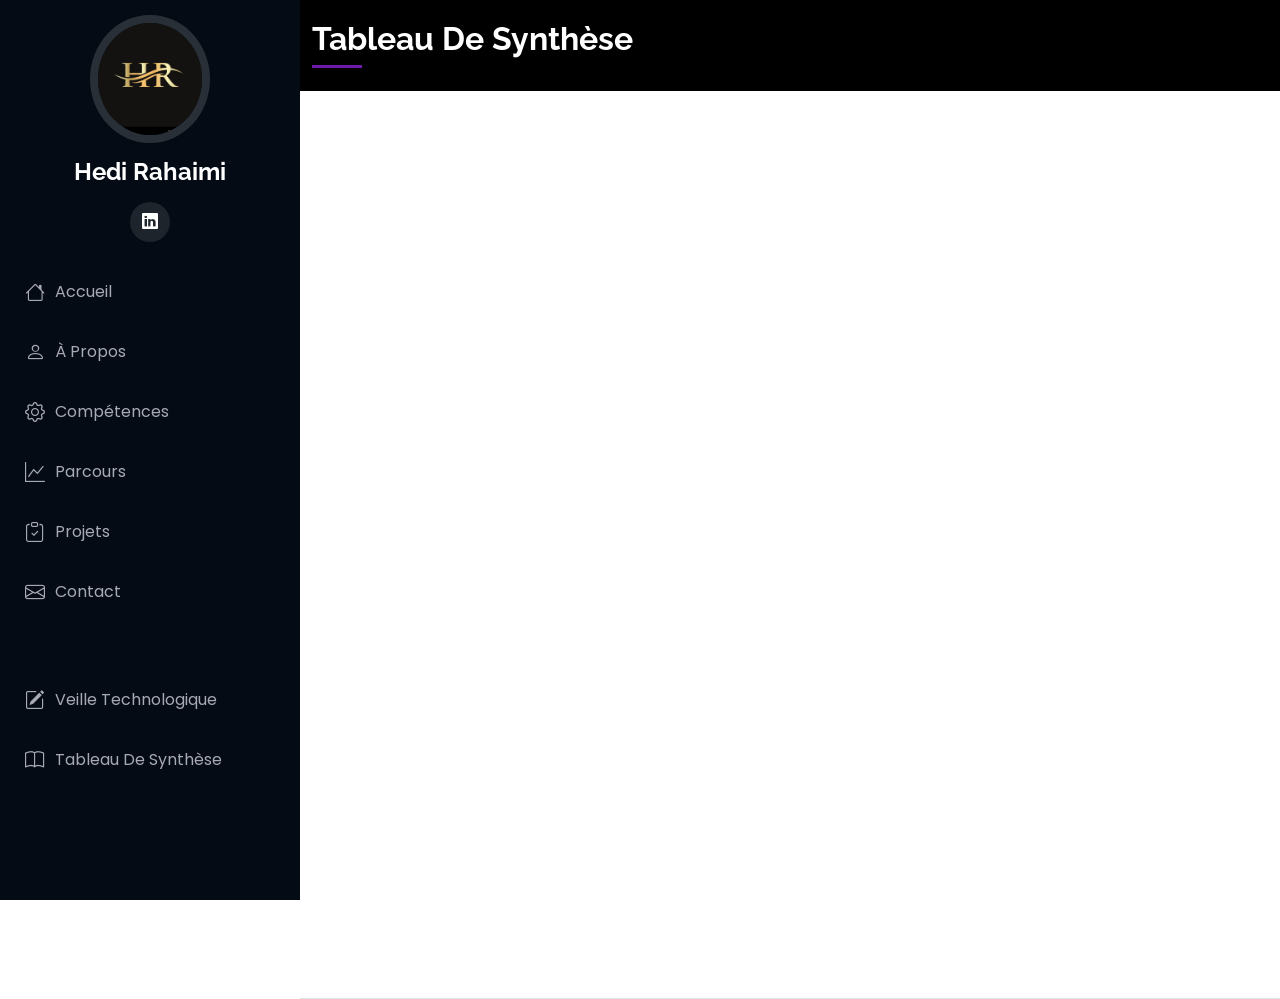
<file: service-details.html>
<!DOCTYPE html>
<html lang="en">

<head>
  <meta charset="utf-8">
  <meta content="width=device-width, initial-scale=1.0" name="viewport">
  <title>Hedi Rahaimi - iPortfolio</title>
  <meta content="" name="description">
  <meta content="" name="keywords">

  <!-- Favicons -->
  <link href="assets/img/hrlogo2.jpg" rel="icon">
  <link href="assets/img/apple-touch-icon.png" rel="apple-touch-icon">

  <!-- Fonts -->
  <link href="https://fonts.googleapis.com" rel="preconnect">
  <link href="https://fonts.gstatic.com" rel="preconnect" crossorigin>
  <link href="https://fonts.googleapis.com/css2?family=Roboto:ital,wght@0,100;0,300;0,400;0,500;0,700;0,900;1,100;1,300;1,400;1,500;1,700;1,900&family=Poppins:ital,wght@0,100;0,200;0,300;0,400;0,500;0,600;0,700;0,800;0,900;1,100;1,200;1,300;1,400;1,500;1,600;1,700;1,800;1,900&family=Raleway:ital,wght@0,100;0,200;0,300;0,400;0,500;0,600;0,700;0,800;0,900;1,100;1,200;1,300;1,400;1,500;1,600;1,700;1,800;1,900&display=swap" rel="stylesheet">

  <!-- Vendor CSS Files -->
  <link href="assets/vendor/bootstrap/css/bootstrap.min.css" rel="stylesheet">
  <link href="assets/vendor/bootstrap-icons/bootstrap-icons.css" rel="stylesheet">
  <link href="assets/vendor/aos/aos.css" rel="stylesheet">
  <link href="assets/vendor/glightbox/css/glightbox.min.css" rel="stylesheet">
  <link href="assets/vendor/swiper/swiper-bundle.min.css" rel="stylesheet">

  <!-- Main CSS File -->
  <link href="assets/css/main.css" rel="stylesheet">


</head>

<body class="starter-page-page">

  <header id="header" class="header dark-background d-flex flex-column">
    <i class="header-toggle d-xl-none bi bi-list"></i>

    <div class="profile-img">
      <img src="assets/img/hrlogo.jpg" alt="" class="img-fluid rounded-circle">
    </div>

    <a href="index.html" class="logo d-flex align-items-center justify-content-center">
      <!-- Uncomment the line below if you also wish to use an image logo -->
      <!-- <img src="assets/img/logo.png" alt=""> -->
      <h1 class="sitename">Hedi Rahaimi</h1>
    </a>

    <div class="social-links text-center">
     
      <a href="https://www.linkedin.com/in/hedi-r-42a46a223/" target="_blank" class="linkedin"><i class="bi bi-linkedin"></i></a>
    </div>

    <nav id="navmenu" class="navmenu">
      <ul>
        <li><a href="index.html"><i class="bi bi-house navicon"></i>Accueil</a></li>
        <li><a href="index.html"><i class="bi bi-person navicon"></i> À Propos</a></li>
        <li><a href="index.html"><i class="bi bi-gear navicon"></i> Compétences</a></li>
        <li><a href="index.html"><i class="bi bi-graph-up navicon"></i> Parcours</a></li>
        <li><a href="index.html"><i class="bi bi-clipboard-check navicon"></i>Projets</a></li>
        <li><a href="#contact"><i class="bi bi-envelope navicon"></i> Contact</a></li>
        <br> <br>
        <li><a href="starter-page.html"><i class="bi bi-pencil-square navicon"></i> Veille Technologique</a></li>
        <li><a href="service-details.html"><i class="bi bi-book navicon"></i> Tableau De Synthèse</a></li>
      </ul>
    </nav>

  </header>

  <main class="main">

    

    <!-- Starter Section Section -->
    <section id="starter-section" class="starter-section section">

      <!-- Section Title -->
      <div class="container section-title" data-aos="fade-up">
        <h2 class="couleur">Tableau De Synthèse</h2>
        
      </div><!-- End Section Title -->

    

    </section><!-- /Starter Section Section -->

  </main>
  <div class="pdf-container">
    <iframe src="assets/img/hedirahaimiE5-Tableau_de_synthèse.pdf" width="100%" height="800px"></iframe>
  </div>
  <footer id="footer" class="footer position-relative light-background">

    

  </footer>

  <!-- Scroll Top -->
  <a href="#" id="scroll-top" class="scroll-top d-flex align-items-center justify-content-center"><i class="bi bi-arrow-up-short"></i></a>

  <!-- Preloader -->
  <div id="preloader"></div>

  <!-- Vendor JS Files -->
  <script src="assets/vendor/bootstrap/js/bootstrap.bundle.min.js"></script>
  <script src="assets/vendor/php-email-form/validate.js"></script>
  <script src="assets/vendor/aos/aos.js"></script>
  <script src="assets/vendor/typed.js/typed.umd.js"></script>
  <script src="assets/vendor/purecounter/purecounter_vanilla.js"></script>
  <script src="assets/vendor/waypoints/noframework.waypoints.js"></script>
  <script src="assets/vendor/glightbox/js/glightbox.min.js"></script>
  <script src="assets/vendor/imagesloaded/imagesloaded.pkgd.min.js"></script>
  <script src="assets/vendor/isotope-layout/isotope.pkgd.min.js"></script>
  <script src="assets/vendor/swiper/swiper-bundle.min.js"></script>

  <!-- Main JS File -->
  <script src="assets/js/main.js"></script>

</body>

</html>
</file>
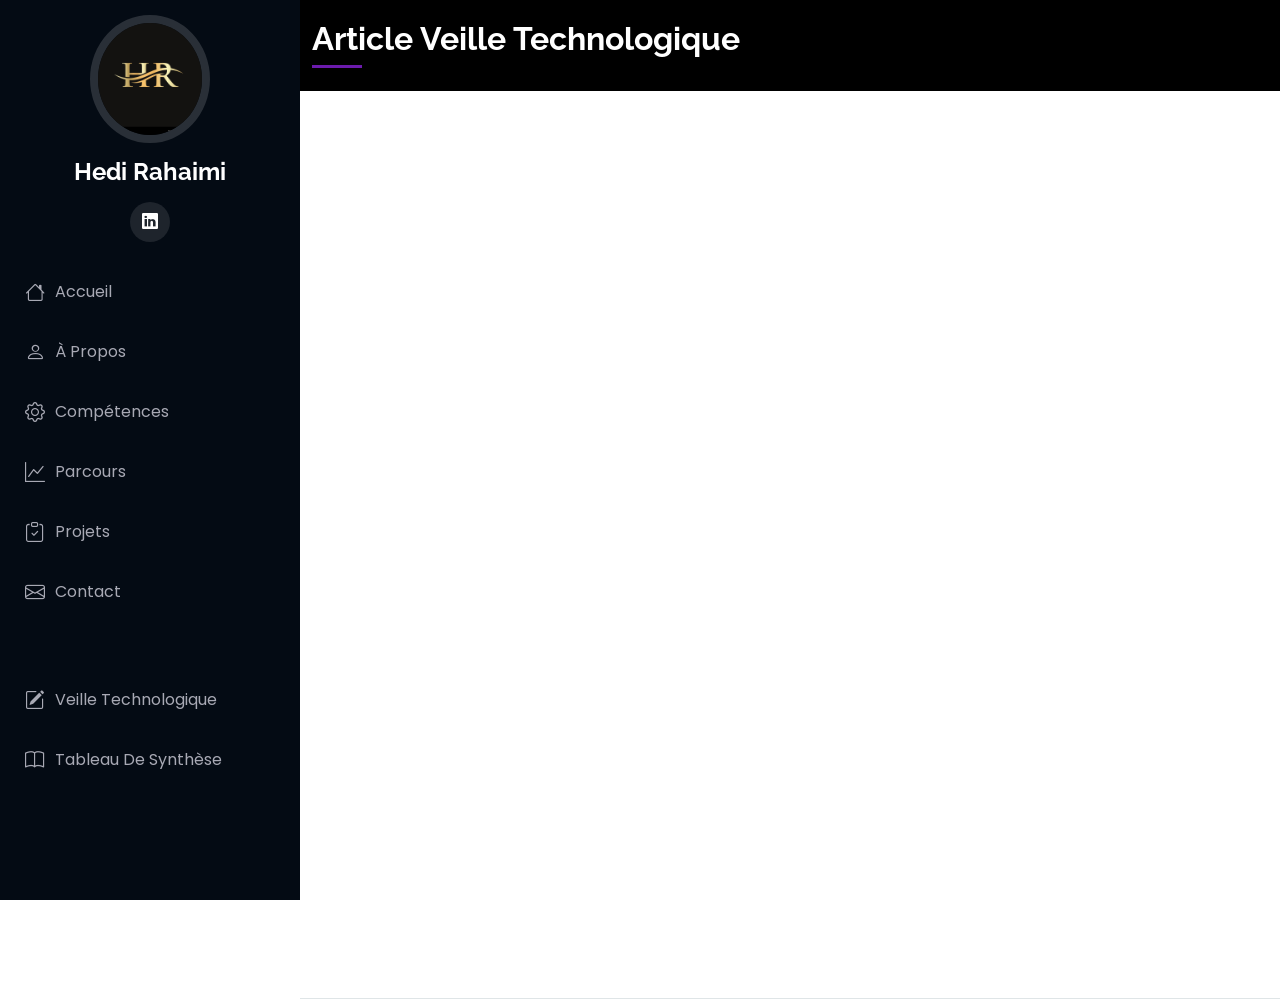
<file: starter-page.html>
<!DOCTYPE html>
<html lang="en">

<head>
  <meta charset="utf-8">
  <meta content="width=device-width, initial-scale=1.0" name="viewport">
  <title>Hedi Rahaimi - iPortfolio</title>
  <meta content="" name="description">
  <meta content="" name="keywords">

  <!-- Favicons -->
  <link href="assets/img/hrlogo2.jpg" rel="icon">
  <link href="assets/img/apple-touch-icon.png" rel="apple-touch-icon">

  <!-- Fonts -->
  <link href="https://fonts.googleapis.com" rel="preconnect">
  <link href="https://fonts.gstatic.com" rel="preconnect" crossorigin>
  <link href="https://fonts.googleapis.com/css2?family=Roboto:ital,wght@0,100;0,300;0,400;0,500;0,700;0,900;1,100;1,300;1,400;1,500;1,700;1,900&family=Poppins:ital,wght@0,100;0,200;0,300;0,400;0,500;0,600;0,700;0,800;0,900;1,100;1,200;1,300;1,400;1,500;1,600;1,700;1,800;1,900&family=Raleway:ital,wght@0,100;0,200;0,300;0,400;0,500;0,600;0,700;0,800;0,900;1,100;1,200;1,300;1,400;1,500;1,600;1,700;1,800;1,900&display=swap" rel="stylesheet">

  <!-- Vendor CSS Files -->
  <link href="assets/vendor/bootstrap/css/bootstrap.min.css" rel="stylesheet">
  <link href="assets/vendor/bootstrap-icons/bootstrap-icons.css" rel="stylesheet">
  <link href="assets/vendor/aos/aos.css" rel="stylesheet">
  <link href="assets/vendor/glightbox/css/glightbox.min.css" rel="stylesheet">
  <link href="assets/vendor/swiper/swiper-bundle.min.css" rel="stylesheet">

  <!-- Main CSS File -->
  <link href="assets/css/main.css" rel="stylesheet">


</head>

<body class="starter-page-page">

  <header id="header" class="header dark-background d-flex flex-column">
    <i class="header-toggle d-xl-none bi bi-list"></i>

    <div class="profile-img">
      <img src="assets/img/hrlogo.jpg" alt="" class="img-fluid rounded-circle">
    </div>

    <a href="index.html" class="logo d-flex align-items-center justify-content-center">
      <!-- Uncomment the line below if you also wish to use an image logo -->
      <!-- <img src="assets/img/logo.png" alt=""> -->
      <h1 class="sitename">Hedi Rahaimi</h1>
    </a>

    <div class="social-links text-center">
     
      <a href="https://www.linkedin.com/in/hedi-r-42a46a223/" target="_blank" class="linkedin"><i class="bi bi-linkedin"></i></a>
    </div>

    <nav id="navmenu" class="navmenu">
      <ul>
        <li><a href="index.html"><i class="bi bi-house navicon"></i>Accueil</a></li>
        <li><a href="index.html"><i class="bi bi-person navicon"></i> À Propos</a></li>
        <li><a href="index.html"><i class="bi bi-gear navicon"></i> Compétences</a></li>
        <li><a href="index.html"><i class="bi bi-graph-up navicon"></i> Parcours</a></li>
        <li><a href="index.html"><i class="bi bi-clipboard-check navicon"></i>Projets</a></li>
       
        <li><a href="#contact"><i class="bi bi-envelope navicon"></i> Contact</a></li>
        <br> <br>
        <li><a href="starter-page.html"><i class="bi bi-pencil-square navicon"></i> Veille Technologique</a></li>
        <li><a href="service-details.html"><i class="bi bi-book navicon"></i> Tableau De Synthèse</a></li>
      </ul>
    </nav>

  </header>

  <main class="main">

    

    <!-- Starter Section Section -->
    <section id="starter-section" class="starter-section section">

      <!-- Section Title -->
      <div class="container section-title" data-aos="fade-up">
        <h2 class="couleur">Article Veille Technologique</h2>
        
      </div><!-- End Section Title -->

    

    </section><!-- /Starter Section Section -->

  </main>
  <div class="pdf-container">
    <iframe src="assets/img/Veille technologiqueeeEEE.pdf" width="100%" height="800px"></iframe>
  </div>
  <footer id="footer" class="footer position-relative light-background">

    

  </footer>

  <!-- Scroll Top -->
  <a href="#" id="scroll-top" class="scroll-top d-flex align-items-center justify-content-center"><i class="bi bi-arrow-up-short"></i></a>

  <!-- Preloader -->
  <div id="preloader"></div>

  <!-- Vendor JS Files -->
  <script src="assets/vendor/bootstrap/js/bootstrap.bundle.min.js"></script>
  <script src="assets/vendor/php-email-form/validate.js"></script>
  <script src="assets/vendor/aos/aos.js"></script>
  <script src="assets/vendor/typed.js/typed.umd.js"></script>
  <script src="assets/vendor/purecounter/purecounter_vanilla.js"></script>
  <script src="assets/vendor/waypoints/noframework.waypoints.js"></script>
  <script src="assets/vendor/glightbox/js/glightbox.min.js"></script>
  <script src="assets/vendor/imagesloaded/imagesloaded.pkgd.min.js"></script>
  <script src="assets/vendor/isotope-layout/isotope.pkgd.min.js"></script>
  <script src="assets/vendor/swiper/swiper-bundle.min.js"></script>

  <!-- Main JS File -->
  <script src="assets/js/main.js"></script>

</body>

</html>
</file>
<file: assets/css/main.css>
/**
* Template Name: iPortfolio
* Template URL: https://bootstrapmade.com/iportfolio-bootstrap-portfolio-websites-template/
* Updated: Jun 29 2024 with Bootstrap v5.3.3
* Author: BootstrapMade.com
* License: https://bootstrapmade.com/license/
*/

/*--------------------------------------------------------------
# Font & Color Variables
# Help: https://bootstrapmade.com/color-system/
--------------------------------------------------------------*/
/* Fonts */
:root {
  --default-font: "Roboto",  system-ui, -apple-system, "Segoe UI", Roboto, "Helvetica Neue", Arial, "Noto Sans", "Liberation Sans", sans-serif, "Apple Color Emoji", "Segoe UI Emoji", "Segoe UI Symbol", "Noto Color Emoji";
  --heading-font: "Raleway",  sans-serif;
  --nav-font: "Poppins",  sans-serif;
}

/* Global Colors - The following color variables are used throughout the website. Updating them here will change the color scheme of the entire website */
:root { 
  --background-color: #ffffff; /* Background color for the entire website, including individual sections */
  --default-color: #272829; /* Default color used for the majority of the text content across the entire website */
  --heading-color: #050d18; /* Color for headings, subheadings and title throughout the website */
  --accent-color: #6c1bad; /* Accent color that represents your brand on the website. It's used for buttons, links, and other elements that need to stand out */
  --surface-color: #ffffff; /* The surface color is used as a background of boxed elements within sections, such as cards, icon boxes, or other elements that require a visual separation from the global background. */
  --contrast-color: #ffffff; /* Contrast color for text, ensuring readability against backgrounds of accent, heading, or default colors. */
}

/* Nav Menu Colors - The following color variables are used specifically for the navigation menu. They are separate from the global colors to allow for more customization options */
:root {
  --nav-color: #a8a9b4;  /* The default color of the main navmenu links */
  --nav-hover-color: #ffffff; /* Applied to main navmenu links when they are hovered over or active */
  --nav-mobile-background-color: #040b14; /* Used as the background color for mobile navigation menu */
  --nav-dropdown-background-color: #040b14; /* Used as the background color for dropdown items that appear when hovering over primary navigation items */
  --nav-dropdown-color: #a8a9b4; /* Used for navigation links of the dropdown items in the navigation menu. */
  --nav-dropdown-hover-color: #ffffff; /* Similar to --nav-hover-color, this color is applied to dropdown navigation links when they are hovered over. */
}

/* Color Presets - These classes override global colors when applied to any section or element, providing reuse of the sam color scheme. */

.light-background {
  --background-color: #f4fafd;
  --surface-color: #ffffff;
}

.dark-background {
  --background-color: #040b14;
  --default-color: #ffffff;
  --heading-color: #ffffff;
  --surface-color: #151f2b;
  --contrast-color: #ffffff;
}

/* Smooth scroll */
:root {
  scroll-behavior: smooth;
}

/*--------------------------------------------------------------
# General Styling & Shared Classes
--------------------------------------------------------------*/
body {
  color: var(--default-color);
  background-color: var(--background-color);
  font-family: var(--default-font);
}

a {
  color: var(--accent-color);
  text-decoration: none;
  transition: 0.3s;
}

a:hover {
  color: color-mix(in srgb, var(--accent-color), transparent 25%);
  text-decoration: none;
}

h1,
h2,
h3,
h4,
h5,
h6 {
  color: var(--heading-color);
  font-family: var(--heading-font);
}

/* PHP Email Form Messages
------------------------------*/
.php-email-form .error-message {
  display: none;
  background: #df1529;
  color: #ffffff;
  text-align: left;
  padding: 15px;
  margin-bottom: 24px;
  font-weight: 600;
}

.php-email-form .sent-message {
  display: none;
  color: #ffffff;
  background: #059652;
  text-align: center;
  padding: 15px;
  margin-bottom: 24px;
  font-weight: 600;
}

.php-email-form .loading {
  display: none;
  background: var(--surface-color);
  text-align: center;
  padding: 15px;
  margin-bottom: 24px;
}

.php-email-form .loading:before {
  content: "";
  display: inline-block;
  border-radius: 50%;
  width: 24px;
  height: 24px;
  margin: 0 10px -6px 0;
  border: 3px solid var(--accent-color);
  border-top-color: var(--surface-color);
  animation: php-email-form-loading 1s linear infinite;
}

@keyframes php-email-form-loading {
  0% {
    transform: rotate(0deg);
  }

  100% {
    transform: rotate(360deg);
  }
}

/*--------------------------------------------------------------
# Global Header
--------------------------------------------------------------*/
.header {
  color: var(--default-color);
  background-color: var(--background-color);
  position: fixed;
  top: 0;
  left: 0;
  bottom: 0;
  padding: 0 15px;
  width: 300px;
  transition: all ease-in-out 0.3s;
  overflow-y: auto;
  z-index: 997;
  
}

.header .profile-img img {
  margin: 15px auto;
  display: block;
  width: 120px;
  border-radius: 50%;
  border: 8px solid color-mix(in srgb, var(--default-color), transparent 85%);
  object-fit: cover; 

}

.header .logo {
  line-height: 1;
  margin-bottom: 15px;
}

.header .logo img {
  max-height: 32px;
  margin-right: 8px;
}

.header .logo h1 {
  font-size: 24px;
  margin: 0;
  font-weight: 700;
  color: var(--heading-color);
}

.header .social-links {
  margin: 0 0 20px 0;
}

.header .social-links a {
  font-size: 16px;
  display: inline-flex;
  align-items: center;
  justify-content: center;
  background: color-mix(in srgb, var(--default-color), transparent 90%);
  color: var(--default-color);
  margin: 0 2px;
  border-radius: 50%;
  text-align: center;
  width: 40px;
  height: 40px;
  transition: 0.3s;
}

.header .social-links a:hover {
  color: var(--contrast-color);
  background: var(--accent-color);
}

@media (min-width: 1200px) {

  .header~main,
  .header~#footer {
    margin-left: 300px;
  }
}

@media (max-width: 1199px) {
  .header {
    left: -100%;
  }
}

.header.header-show {
  left: 0;
}

.header .header-toggle {
  color: var(--contrast-color);
  background-color: var(--accent-color);
  font-size: 22px;
  display: flex;
  align-items: center;
  justify-content: center;
  width: 40px;
  height: 40px;
  border-radius: 50%;
  cursor: pointer;
  position: fixed;
  top: 15px;
  right: 15px;
  z-index: 9999;
  transition: background-color 0.3s;
}

.header .header-toggle:hover {
  color: var(--contrast-color);
  background-color: color-mix(in srgb, var(--accent-color) 90%, white 15%);
}

/*--------------------------------------------------------------
# Navigation Menu
--------------------------------------------------------------*/
.mobile-nav-toggle {
  display: none;
}

.navmenu {
  padding: 0;
  z-index: 9997;
}

.navmenu ul {
  list-style: none;
  padding: 0 0 20px 0;
  margin: 0;
}

.navmenu a,
.navmenu a:focus {
  color: var(--nav-color);
  padding: 15px 10px;
  font-family: var(--nav-font);
  font-size: 16px;
  font-weight: 400;
  display: flex;
  align-items: center;
  white-space: nowrap;
  transition: 0.3s;
  width: 100%;
}

.navmenu a .navicon,
.navmenu a:focus .navicon {
  font-size: 20px;
  margin-right: 10px;
}

.navmenu a .toggle-dropdown,
.navmenu a:focus .toggle-dropdown {
  font-size: 12px;
  line-height: 0;
  margin-left: auto;
  width: 30px;
  height: 30px;
  display: flex;
  align-items: center;
  justify-content: center;
  border-radius: 50%;
  transition: 0.3s;
  flex-shrink: 0;
  background-color: color-mix(in srgb, var(--accent-color), transparent 90%);
}

.navmenu a .toggle-dropdown:hover,
.navmenu a:focus .toggle-dropdown:hover {
  background-color: var(--accent-color);
  color: var(--contrast-color);
}

.navmenu a:hover,
.navmenu .active,
.navmenu .active:focus {
  color: var(--nav-hover-color);
}

.navmenu a:hover .navicon,
.navmenu .active .navicon,
.navmenu .active:focus .navicon {
  color: var(--accent-color);
}

.navmenu .active .toggle-dropdown,
.navmenu .active:focus .toggle-dropdown {
  background-color: var(--accent-color);
  color: var(--contrast-color);
  transform: rotate(180deg);
}

.navmenu .dropdown {
  display: block;
}

.navmenu .dropdown a,
.navmenu .dropdown a:focus {
  color: --nav-dropdown-color;
}

.navmenu .dropdown a:hover,
.navmenu .dropdown .active,
.navmenu .dropdown .active:focus {
  color: var(--nav-dropdown-hover-color);
}

.navmenu .dropdown ul {
  position: static;
  display: none;
  z-index: 99;
  padding: 5px 10px;
  margin: 5px 10px;
  background-color: var(--nav-dropdown-background-color);
  border: 1px solid color-mix(in srgb, var(--default-color), transparent 90%);
  box-shadow: none;
  transition: all 0.5s ease-in-out;
}

.navmenu .dropdown ul ul {
  background-color: rgba(33, 37, 41, 0.1);
}

.navmenu .dropdown>.dropdown-active {
  display: block;
  background-color: rgba(33, 37, 41, 0.03);
}

/*--------------------------------------------------------------
# Global Footer
--------------------------------------------------------------*/
.footer {
  color: var(--default-color);
  background-color: var(--background-color);
  font-size: 14px;
  
  position: relative;
  border-top: 1px solid color-mix(in srgb, var(--default-color), transparent 90%);
}

.footer .copyright p {
  margin-bottom: 0;
}

.footer .credits {
  margin-top: 4px;
  font-size: 13px;
  text-align: center;
}

/*--------------------------------------------------------------
# Preloader
--------------------------------------------------------------*/
#preloader {
  position: fixed;
  inset: 0;
  z-index: 999999;
  overflow: hidden;
  background: var(--background-color);
  transition: all 0.6s ease-out;
}

#preloader:before {
  content: "";
  position: fixed;
  top: calc(50% - 30px);
  left: calc(50% - 30px);
  border: 6px solid #ffffff;
  border-color: var(--accent-color) transparent var(--accent-color) transparent;
  border-radius: 50%;
  width: 60px;
  height: 60px;
  animation: animate-preloader 1.5s linear infinite;
}

@keyframes animate-preloader {
  0% {
    transform: rotate(0deg);
  }

  100% {
    transform: rotate(360deg);
  }
}

/*--------------------------------------------------------------
# Scroll Top Button
--------------------------------------------------------------*/
.scroll-top {
  position: fixed;
  visibility: hidden;
  opacity: 0;
  right: 15px;
  bottom: -15px;
  z-index: 99999;
  background-color: var(--accent-color);
  width: 44px;
  height: 44px;
  border-radius: 50px;
  transition: all 0.4s;
}

.scroll-top i {
  font-size: 24px;
  color: var(--contrast-color);
  line-height: 0;
}

.scroll-top:hover {
  background-color: color-mix(in srgb, var(--accent-color), transparent 20%);
  color: var(--contrast-color);
}

.scroll-top.active {
  visibility: visible;
  opacity: 1;
  bottom: 15px;
}

/*--------------------------------------------------------------
# Disable aos animation delay on mobile devices
--------------------------------------------------------------*/
@media screen and (max-width: 768px) {
  [data-aos-delay] {
    transition-delay: 0 !important;
  }
}

/*--------------------------------------------------------------
# Global Page Titles & Breadcrumbs
--------------------------------------------------------------*/
.page-title {
  color: var(--default-color);
  background-color: var(--background-color);
  padding-top: 10px;
  position: relative;
  padding-top: 20px;
}

.page-title h1 {
  font-size: 24px;
  font-weight: 700;
}

.page-title .breadcrumbs ol {
  display: flex;
  flex-wrap: wrap;
  list-style: none;
  padding: 0;
  margin: 0;
  font-size: 14px;
  font-weight: 400;
}

.page-title .breadcrumbs ol li+li {
  padding-left: 10px;
}

.page-title .breadcrumbs ol li+li::before {
  content: "/";
  display: inline-block;
  padding-right: 10px;
  color: color-mix(in srgb, var(--default-color), transparent 70%);
}

/*--------------------------------------------------------------
# Global Sections
--------------------------------------------------------------*/
section,
.section {
  color: var(--default-color);
  background-color: var(--background-color);
  padding-top: 20px;
  margin-bottom: 50px;
 
  overflow: clip;
}

/*--------------------------------------------------------------
# Global Section Titles
--------------------------------------------------------------*/
.section-title {
  padding-bottom: 15px;
  position: relative;
}

.section-title h2 {
  font-size: 32px;
  font-weight: 700;
  padding-bottom: 10px;
  position: relative;
}

.section-title h2:after {
  content: "";
  position: absolute;
  display: block;
  width: 50px;
  height: 3px;
  background: var(--accent-color);
  left: 0;
  bottom: 0;
}

.section-title p {
  margin-bottom: 0;
}

/*--------------------------------------------------------------
# Hero Section
--------------------------------------------------------------*/
.hero {
  width: 100%;
  min-height: 100vh;
  position: relative;
  padding: 80px 0;
  display: flex;
  align-items: center;
  justify-content: center;
}

.hero img {
  position: absolute;
  inset: 0;
  display: block;
  width: 100%;
  height: 100%;
  object-fit: cover;
  z-index: 1;
}

.hero:before {
  content: "";
  background: color-mix(in srgb, var(--background-color), transparent 70%);
  position: absolute;
  inset: 0;
  z-index: 2;
}

.hero .container {
  position: relative;
  z-index: 3;
}

.hero h2 {
  margin: 0;
  font-size: 64px;
  font-weight: 700;
}

.hero p {
  margin: 5px 0 0 0;
  font-size: 26px;
}

.hero p span {
  letter-spacing: 1px;
  border-bottom: 2px solid var(--accent-color);
}

.hero .social-links {
  margin-top: 25px;
}

.hero .social-links a {
  font-size: 24px;
  display: inline-block;
  color: color-mix(in srgb, var(--default-color), transparent 50%);
  line-height: 1;
  margin-right: 20px;
  transition: 0.3s;
}

.hero .social-links a:hover {
  color: var(--accent-color);
}

@media (max-width: 768px) {
  .hero h2 {
    font-size: 32px;
  }

  .hero p {
    font-size: 20px;
  }
}

/*--------------------------------------------------------------
# About Section
--------------------------------------------------------------*/
.about .content h2 {
  font-weight: 700;
  font-size: 24px;
}

.about .content ul {
  list-style: none;
  padding: 0;
}

.about .content ul li {
  margin-bottom: 20px;
  display: flex;
  align-items: center;
}

.about .content ul strong {
  margin-right: 10px;
}

.about .content ul i {
  font-size: 16px;
  margin-right: 5px;
  color: var(--accent-color);
  line-height: 0;
}

/*--------------------------------------------------------------
# Stats Section
--------------------------------------------------------------*/
.stats .stats-item {
  padding: 30px;
  width: 100%;
}

.stats .stats-item i {
  color: var(--accent-color);
  display: block;
  font-size: 44px;
  float: left;
  line-height: 0;
}

.stats .stats-item .purecounter {
  color: var(--heading-color);
  font-size: 48px;
  line-height: 40px;
  display: block;
  font-weight: 700;
  margin-left: 60px;
}

.stats .stats-item p {
  color: color-mix(in srgb, var(--default-color), transparent 40%);
  padding: 15px 0 0 0;
  margin: 0 0 0 60px;
  font-family: var(--heading-font);
  font-size: 14px;
}

/*--------------------------------------------------------------
# Skills Section
--------------------------------------------------------------*/
.skills .progress {
  height: 60px;
  display: block;
  background: none;
  border-radius: 0;
}

.skills .progress .skill {
  color: var(--heading-color);
  padding: 0;
  margin: 0 0 6px 0;
  text-transform: uppercase;
  display: block;
  font-weight: 600;
  font-family: var(--heading-font);
}

.skills .progress .skill .val {
  float: right;
  font-style: normal;
}

.skills .progress-bar-wrap {
  background: color-mix(in srgb, var(--default-color), transparent 90%);
  height: 10px;
}

.skills .progress-bar {
  width: 1px;
  height: 10px;
  transition: 0.9s;
  background-color: var(--accent-color);
}

/*--------------------------------------------------------------
# Resume Section
--------------------------------------------------------------*/
.resume .resume-title {
  color: var(--heading-color);
  font-size: 26px;
  font-weight: 700;
  margin-top: 20px;
  margin-bottom: 20px;
}

.resume .resume-item {
  padding: 0 0 20px 20px;
  margin-top: -2px;
  border-left: 2px solid var(--accent-color);
  position: relative;
}

.resume .resume-item h4 {
  line-height: 18px;
  font-size: 18px;
  font-weight: 600;
  text-transform: uppercase;
  color: color-mix(in srgb, var(--default-color), transparent 20%);
  margin-bottom: 10px;
}

.resume .resume-item h5 {
  font-size: 16px;
  padding: 5px 15px;
  display: inline-block;
  font-weight: 600;
  margin-bottom: 10px;
  background-color: #a8a9b4;
}

.resume .resume-item ul {
  padding-left: 20px;
}

.resume .resume-item ul li {
  padding-bottom: 10px;
}

.resume .resume-item:last-child {
  padding-bottom: 0;
}

.resume .resume-item::before {
  content: "";
  position: absolute;
  width: 16px;
  height: 16px;
  border-radius: 50px;
  left: -9px;
  top: 0;
  background: var(--background-color);
  border: 2px solid var(--accent-color);
}

/*--------------------------------------------------------------
# Portfolio Section
--------------------------------------------------------------*/
.portfolio .portfolio-filters {
  padding: 0;
  margin: 0 auto 20px auto;
  list-style: none;
  text-align: center;
}

.portfolio .portfolio-filters li {
  cursor: pointer;
  display: inline-block;
  padding: 0;
  font-size: 14px;
  font-weight: 400;
  margin: 0 10px;
  line-height: 1;
  text-transform: uppercase;
  margin-bottom: 10px;
  transition: all 0.3s ease-in-out;
}

.portfolio .portfolio-filters li:hover,
.portfolio .portfolio-filters li.filter-active {
  color: var(--accent-color);
}

.portfolio .portfolio-filters li:first-child {
  margin-left: 0;
}

.portfolio .portfolio-filters li:last-child {
  margin-right: 0;
}

@media (max-width: 575px) {
  .portfolio .portfolio-filters li {
    font-size: 14px;
    margin: 0 5px;
  }
}

.portfolio .portfolio-content {
  position: relative;
  overflow: hidden;
}

.portfolio .portfolio-content img {
  transition: 0.3s;
}

.portfolio .portfolio-content .portfolio-info {
  opacity: 0;
  position: absolute;
  inset: 0;
  z-index: 3;
  transition: all ease-in-out 0.3s;
  background: rgba(0, 0, 0, 0.6);
  padding: 15px;
}

.portfolio .portfolio-content .portfolio-info h4 {
  font-size: 14px;
  padding: 5px 10px;
  font-weight: 400;
  color: #ffffff;
  display: inline-block;
  background-color: var(--accent-color);
}

.portfolio .portfolio-content .portfolio-info p {
  position: absolute;
  bottom: 38px;
  text-align: center;
  display: inline-block;
  left: 0;
  right: 0;
  font-size: 20px;
  font-weight: 400;
  color: rgba(255, 255, 255, 0.8);
}

.portfolio .portfolio-content .portfolio-info .preview-link,
.portfolio .portfolio-content .portfolio-info .details-link {
  position: absolute;
  left: calc(50% - 40px);
  font-size: 26px;
  top: calc(50% - 14px);
  color: #fff;
  transition: 0.3s;
  line-height: 1.2;
}

.portfolio .portfolio-content .portfolio-info .preview-link:hover,
.portfolio .portfolio-content .portfolio-info .details-link:hover {
  color: var(--accent-color);
}

.portfolio .portfolio-content .portfolio-info .details-link {
  left: 50%;
  font-size: 34px;
  line-height: 0;
}

.portfolio .portfolio-content:hover .portfolio-info {
  opacity: 1;
}

.portfolio .portfolio-content:hover img {
  transform: scale(1.1);
}

/*--------------------------------------------------------------
# Services Section
--------------------------------------------------------------*/
.services .service-item {
  position: relative;
}

.services .service-item .icon {
  background: var(--accent-color);
  display: flex;
  align-items: center;
  justify-content: center;
  width: 54px;
  height: 54px;
  border-radius: 50%;
  transition: 0.5s;
  border: 1px solid var(--accent-color);
  margin-right: 20px;
}

.services .service-item .icon i {
  color: var(--contrast-color);
  font-size: 24px;
  line-height: 0;
}

.services .service-item:hover .icon {
  background: var(--surface-color);
}

.services .service-item:hover .icon i {
  color: var(--accent-color);
}

.services .service-item .title {
  font-weight: 700;
  margin-bottom: 15px;
  font-size: 18px;
}

.services .service-item .title a {
  color: var(--heading-color);
}

.services .service-item .title a:hover {
  color: var(--accent-color);
}

.services .service-item .description {
  line-height: 24px;
  font-size: 14px;
}

/*--------------------------------------------------------------
# Testimonials Section
--------------------------------------------------------------*/
.testimonials .testimonials-carousel,
.testimonials .testimonials-slider {
  overflow: hidden;
}

.testimonials .testimonial-item {
  box-sizing: content-box;
  text-align: center;
  min-height: 320px;
}

.testimonials .testimonial-item .testimonial-img {
  width: 90px;
  border-radius: 50%;
  margin: 0 auto;
}

.testimonials .testimonial-item h3 {
  font-size: 18px;
  font-weight: bold;
  margin: 10px 0 5px 0;
}

.testimonials .testimonial-item h4 {
  font-size: 14px;
  color: color-mix(in srgb, var(--default-color), transparent 20%);
  margin: 0;
}

.testimonials .testimonial-item .quote-icon-left,
.testimonials .testimonial-item .quote-icon-right {
  color: color-mix(in srgb, var(--accent-color), transparent 40%);
  font-size: 26px;
  line-height: 0;
}

.testimonials .testimonial-item .quote-icon-left {
  display: inline-block;
  left: -5px;
  position: relative;
}

.testimonials .testimonial-item .quote-icon-right {
  display: inline-block;
  right: -5px;
  position: relative;
  top: 10px;
  transform: scale(-1, -1);
}

.testimonials .testimonial-item p {
  font-style: italic;
  margin: 0 15px 15px 15px;
  padding: 20px;
  background-color: var(--surface-color);
  position: relative;
  margin-bottom: 35px;
  border-radius: 6px;
  box-shadow: 0px 2px 15px rgba(0, 0, 0, 0.1);
}

.testimonials .testimonial-item p::after {
  content: "";
  width: 0;
  height: 0;
  border-top: 20px solid var(--surface-color);
  border-right: 20px solid transparent;
  border-left: 20px solid transparent;
  position: absolute;
  bottom: -20px;
  left: calc(50% - 20px);
}

.testimonials .swiper-wrapper {
  height: auto;
}

.testimonials .swiper-pagination {
  margin-top: 40px;
  position: relative;
}

.testimonials .swiper-pagination .swiper-pagination-bullet {
  width: 12px;
  height: 12px;
  background-color: var(--background-color);
  opacity: 1;
  border: 1px solid var(--accent-color);
}

.testimonials .swiper-pagination .swiper-pagination-bullet-active {
  background-color: var(--accent-color);
}

/*--------------------------------------------------------------
# Contact Section
--------------------------------------------------------------*/
.contact .info-wrap {
  background-color: var(--surface-color);
  box-shadow: 0px 0px 20px rgba(0, 0, 0, 0.1);
  padding: 30px;
}

@media (max-width: 575px) {
  .contact .info-wrap {
    padding: 20px;
  }
}

.contact .info-item {
  margin-bottom: 40px;
}

.contact .info-item i {
  font-size: 20px;
  color: var(--accent-color);
  background: color-mix(in srgb, var(--accent-color), transparent 92%);
  width: 44px;
  height: 44px;
  display: flex;
  justify-content: center;
  align-items: center;
  border-radius: 50px;
  transition: all 0.3s ease-in-out;
  margin-right: 15px;
}

.contact .info-item h3 {
  padding: 0;
  font-size: 18px;
  font-weight: 700;
  margin-bottom: 5px;
}

.contact .info-item p {
  padding: 0;
  margin-bottom: 0;
  font-size: 14px;
}

.contact .info-item:hover i {
  background: var(--accent-color);
  color: var(--contrast-color);
}

.contact .php-email-form {
  background-color: var(--surface-color);
  height: 100%;
  padding: 30px;
  box-shadow: 0px 0px 20px rgba(0, 0, 0, 0.1);
}

@media (max-width: 575px) {
  .contact .php-email-form {
    padding: 20px;
  }
}

.contact .php-email-form input[type=text],
.contact .php-email-form input[type=email],
.contact .php-email-form textarea {
  font-size: 14px;
  padding: 10px 15px;
  box-shadow: none;
  border-radius: 0;
  color: var(--default-color);
  background-color: var(--surface-color);
  border-color: color-mix(in srgb, var(--default-color), transparent 80%);
}

.contact .php-email-form input[type=text]:focus,
.contact .php-email-form input[type=email]:focus,
.contact .php-email-form textarea:focus {
  border-color: var(--accent-color);
}

.contact .php-email-form input[type=text]::placeholder,
.contact .php-email-form input[type=email]::placeholder,
.contact .php-email-form textarea::placeholder {
  color: color-mix(in srgb, var(--default-color), transparent 70%);
}

.contact .php-email-form button[type=submit] {
  color: var(--contrast-color);
  background: var(--accent-color);
  border: 0;
  padding: 10px 30px;
  transition: 0.4s;
  border-radius: 50px;
}

.contact .php-email-form button[type=submit]:hover {
  background: color-mix(in srgb, var(--accent-color), transparent 25%);
}

/*--------------------------------------------------------------
# Portfolio Details Section
--------------------------------------------------------------*/
.portfolio-details .portfolio-details-slider img {
  width: 100%;
}

.portfolio-details .portfolio-details-slider .swiper-pagination {
  margin-top: 20px;
  position: relative;
}

.portfolio-details .portfolio-details-slider .swiper-pagination .swiper-pagination-bullet {
  width: 12px;
  height: 12px;
  background-color: color-mix(in srgb, var(--default-color), transparent 85%);
  opacity: 1;
}

.portfolio-details .portfolio-details-slider .swiper-pagination .swiper-pagination-bullet-active {
  background-color: var(--accent-color);
}

.portfolio-details .portfolio-info {
  padding: 30px;
  box-shadow: 0px 0 30px rgba(0, 0, 0, 0.1);
}

.portfolio-details .portfolio-info h3 {
  font-size: 22px;
  font-weight: 700;
  margin-bottom: 20px;
  padding-bottom: 20px;
  border-bottom: 1px solid color-mix(in srgb, var(--default-color), transparent 85%);
}

.portfolio-details .portfolio-info ul {
  list-style: none;
  padding: 0;
  font-size: 15px;
}

.portfolio-details .portfolio-info ul li+li {
  margin-top: 10px;
}

.portfolio-details .portfolio-description {
  padding-top: 30px;
}

.portfolio-details .portfolio-description h2 {
  font-size: 26px;
  font-weight: 700;
  margin-bottom: 20px;
}

.portfolio-details .portfolio-description p {
  padding: 0;
  color: color-mix(in srgb, var(--default-color), transparent 30%);
}

/*--------------------------------------------------------------
# Service Details Section
--------------------------------------------------------------*/
.service-details .services-list {
  padding: 10px 30px;
  border: 1px solid color-mix(in srgb, var(--default-color), transparent 90%);
  margin-bottom: 20px;
}

.service-details .services-list a {
  display: block;
  line-height: 1;
  padding: 8px 0 8px 15px;
  border-left: 3px solid color-mix(in srgb, var(--default-color), transparent 70%);
  margin: 20px 0;
  color: color-mix(in srgb, var(--default-color), transparent 20%);
  transition: 0.3s;
}

.service-details .services-list a.active {
  color: var(--heading-color);
  font-weight: 700;
  border-color: var(--accent-color);
}

.service-details .services-list a:hover {
  border-color: var(--accent-color);
}

.service-details .services-img {
  margin-bottom: 20px;
}

.service-details h3 {
  font-size: 26px;
  font-weight: 700;
}

.service-details h4 {
  font-size: 20px;
  font-weight: 700;
}

.service-details p {
  font-size: 15px;
}

.service-details ul {
  list-style: none;
  padding: 0;
  font-size: 15px;
}

.service-details ul li {
  padding: 5px 0;
  display: flex;
  align-items: center;
}

.service-details ul i {
  font-size: 20px;
  margin-right: 8px;
  color: var(--accent-color);
}

/*--------------------------------------------------------------
# Starter Section Section
--------------------------------------------------------------*/
.starter-section {
  background-color: #000000;
  
  /* Add your styles here */
}
.cv-container {
  display: flex;
  align-items: center;
  gap: 15px;
  margin-top: 25px;
  
}

.download-btn {
  background-color: #149ddd;
  color: white;
  padding: 12px 20px;
  font-size: 16px;
  font-weight: bold;
  text-decoration: none;
  border-radius: 5px;
  transition: background-color 0.3s ease;
  cursor: pointer;
  
   }

   .download-btn:hover {
    background-color: #0678b1; /* Change la couleur d'arrière-plan au survol */
    color: white; /* Fixe la couleur du texte au blanc même au survol */
    text-decoration: none; /* Assure qu'il n'y a pas de soulignement */

  }

  .pdf-container {
    padding-left: 450px;
    padding-right: 150px;
    padding-bottom: 50px;
  }

  .img-fluide {
    max-width: 90%;
    height: auto;
    border-radius: 30%;
    border-color: #040b14;
    border: 5px solid;

  }

  .couleur {
    color: #fff;
  }

  .placement {
    padding-right: 20px;
  }
</file>
